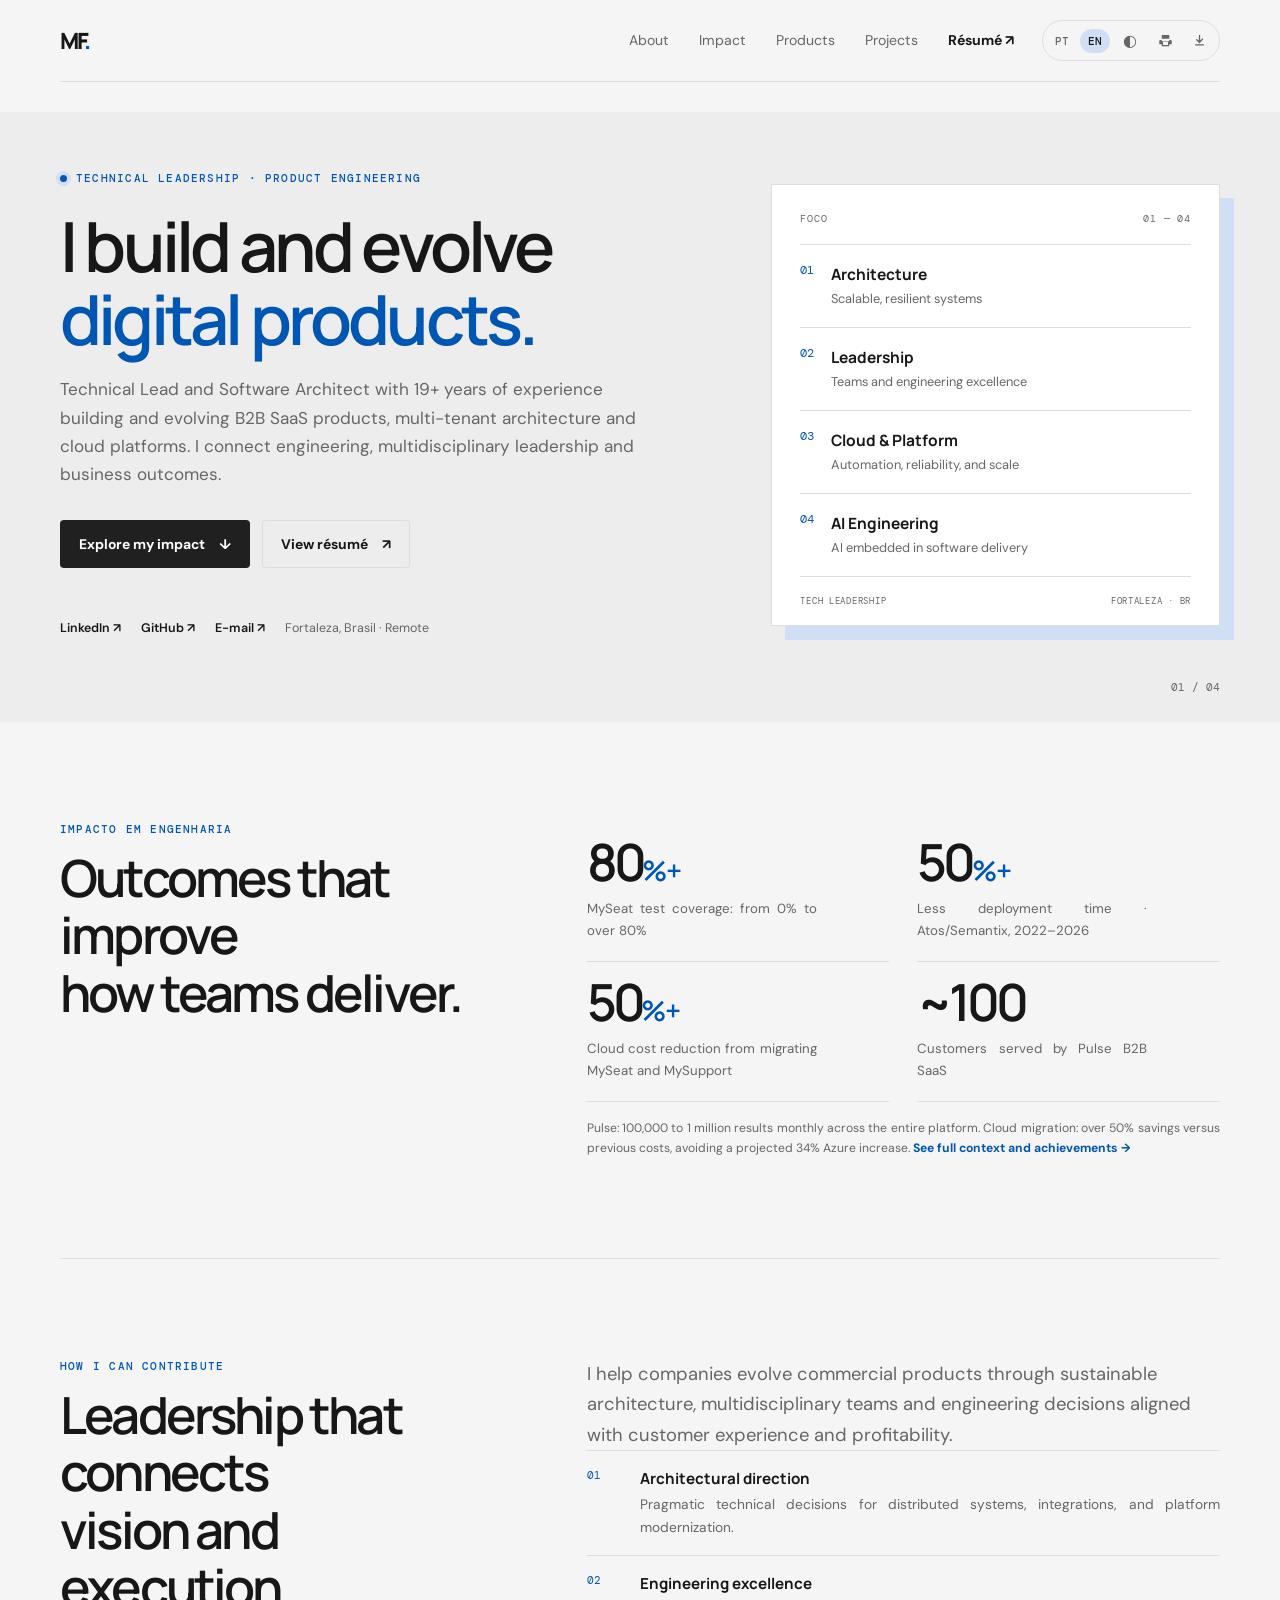
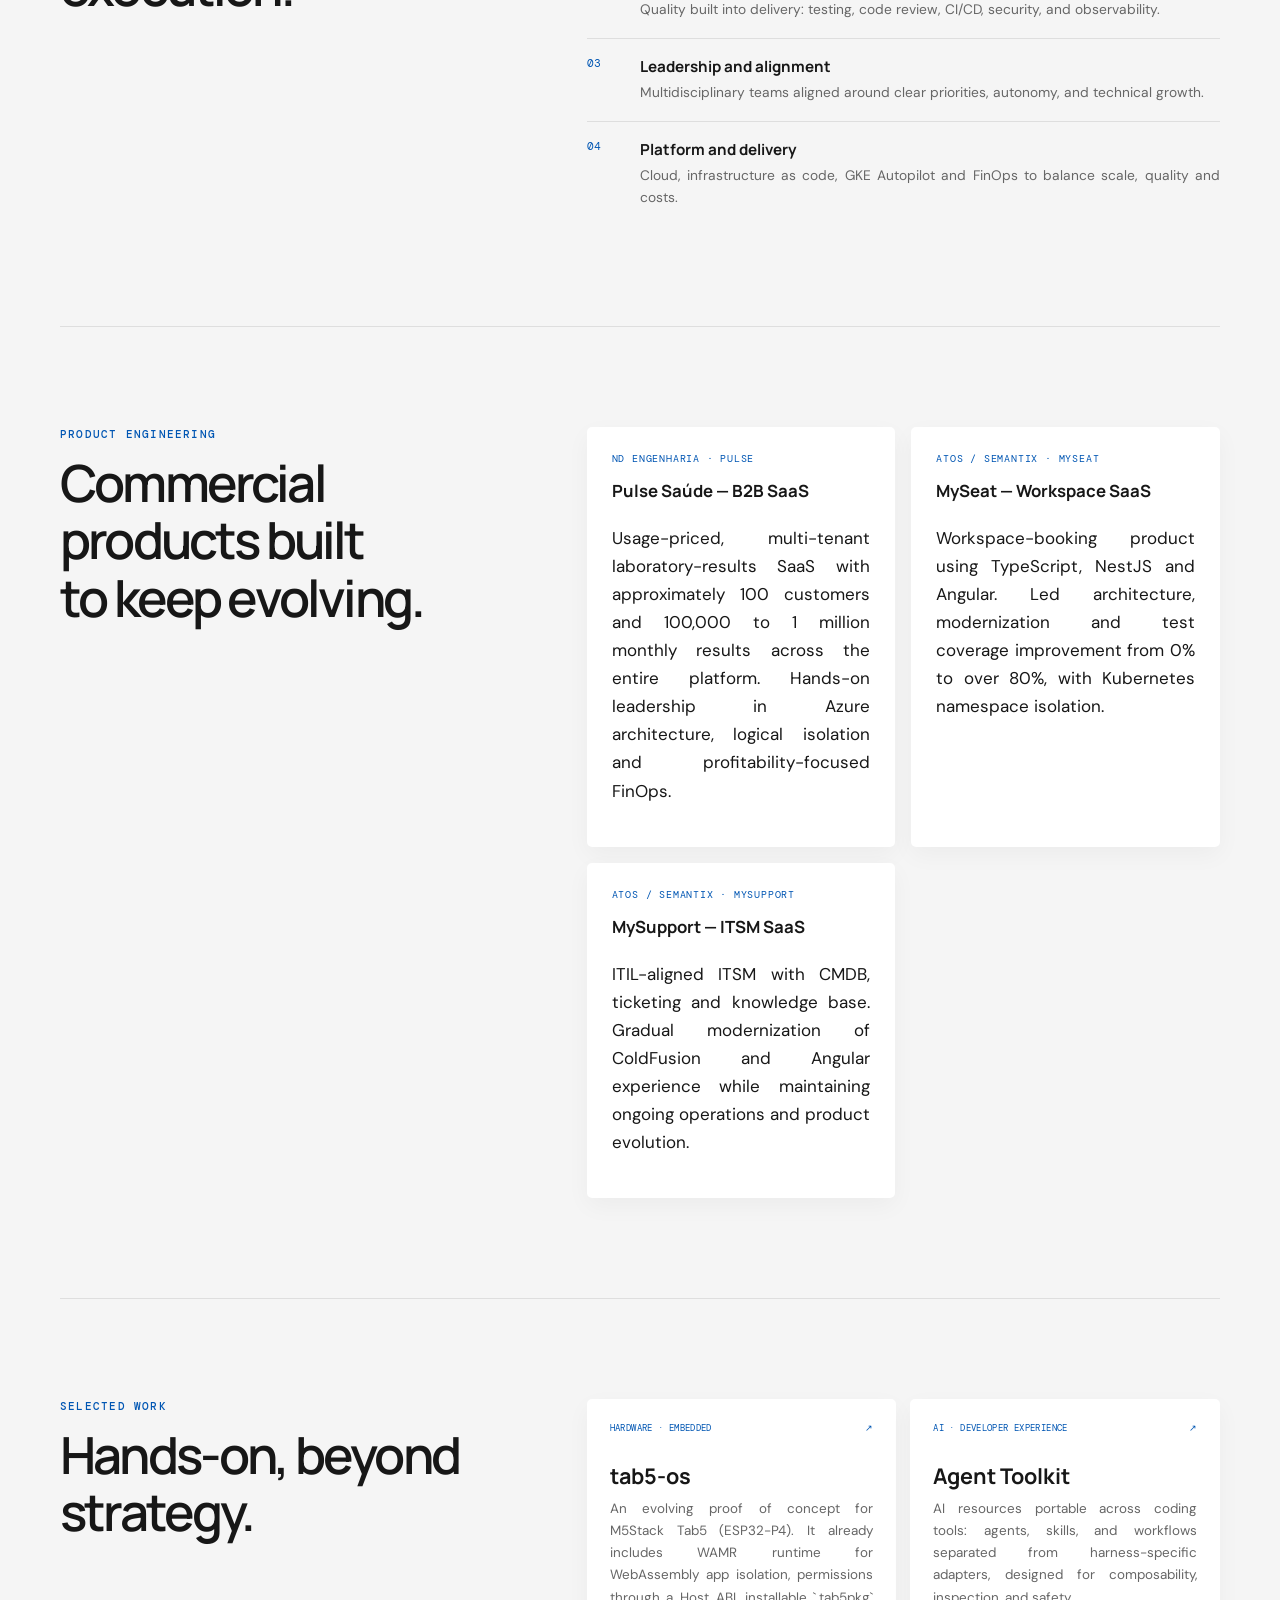
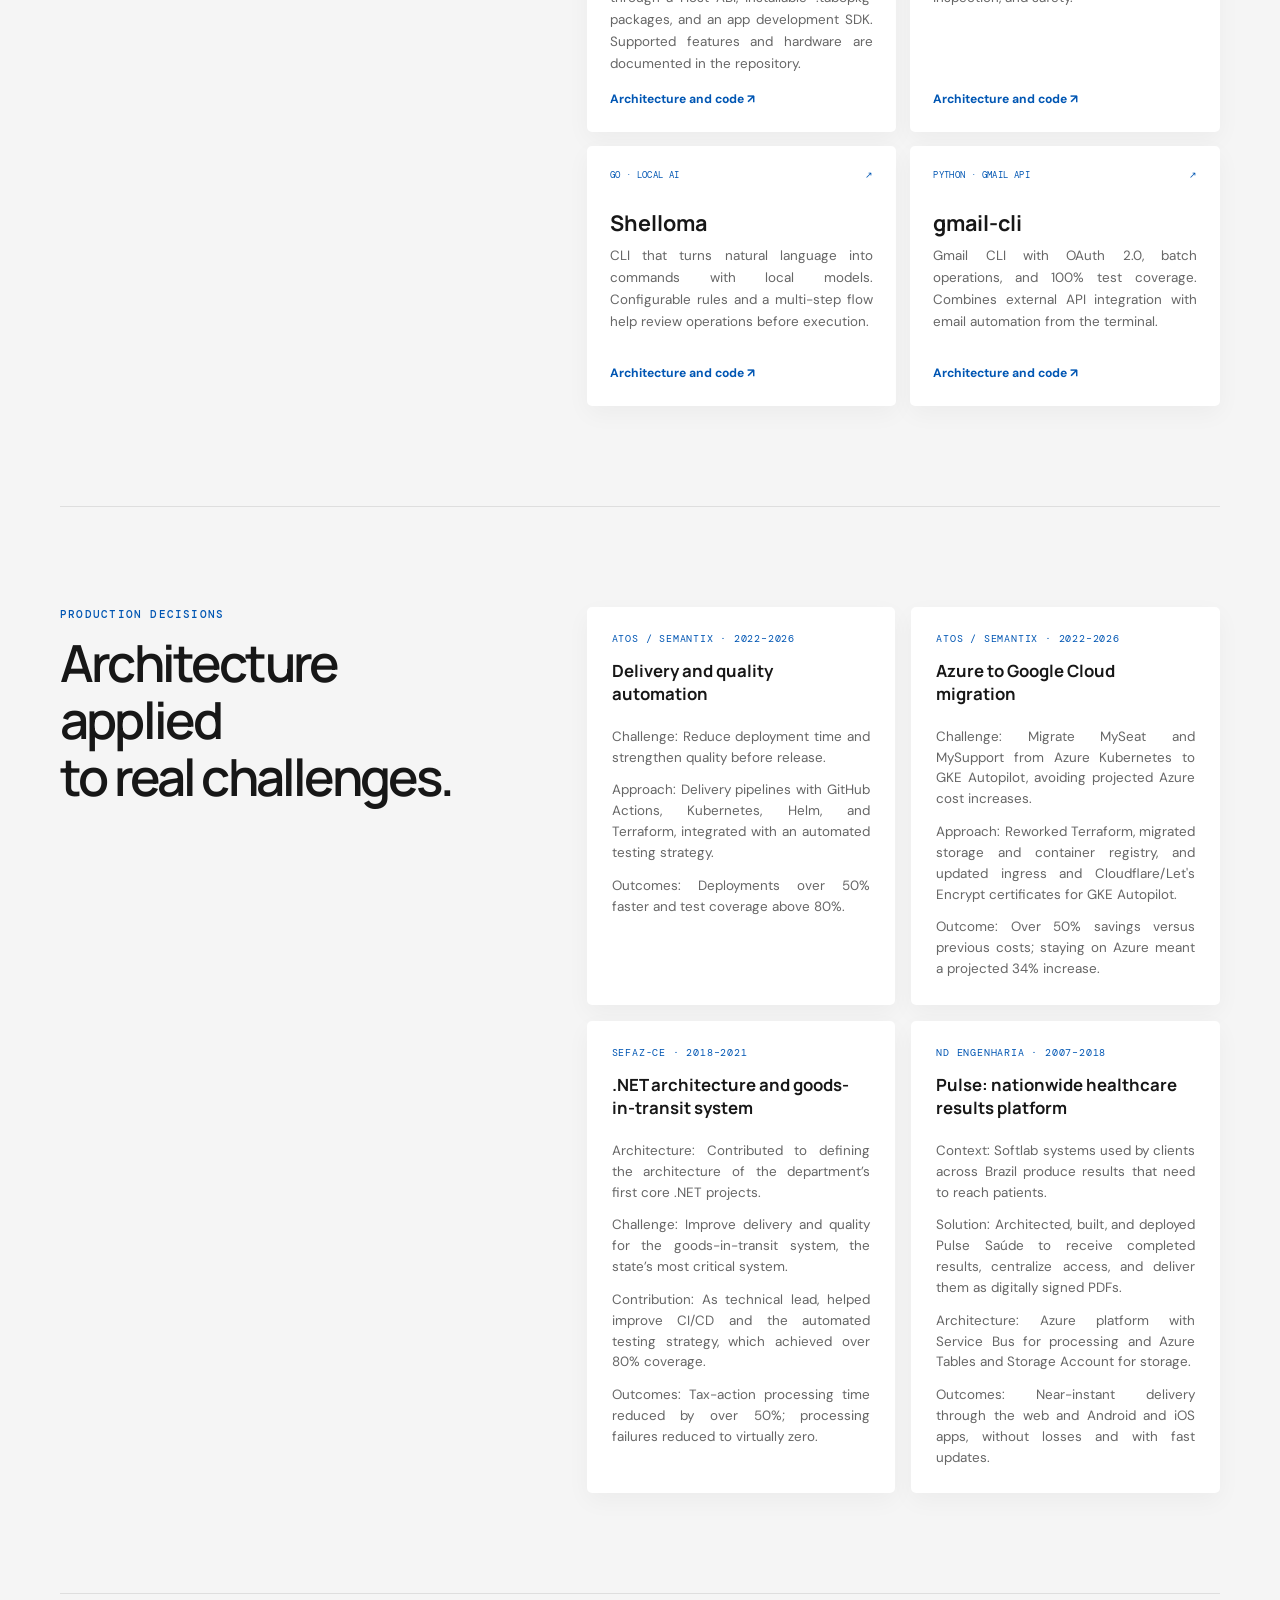
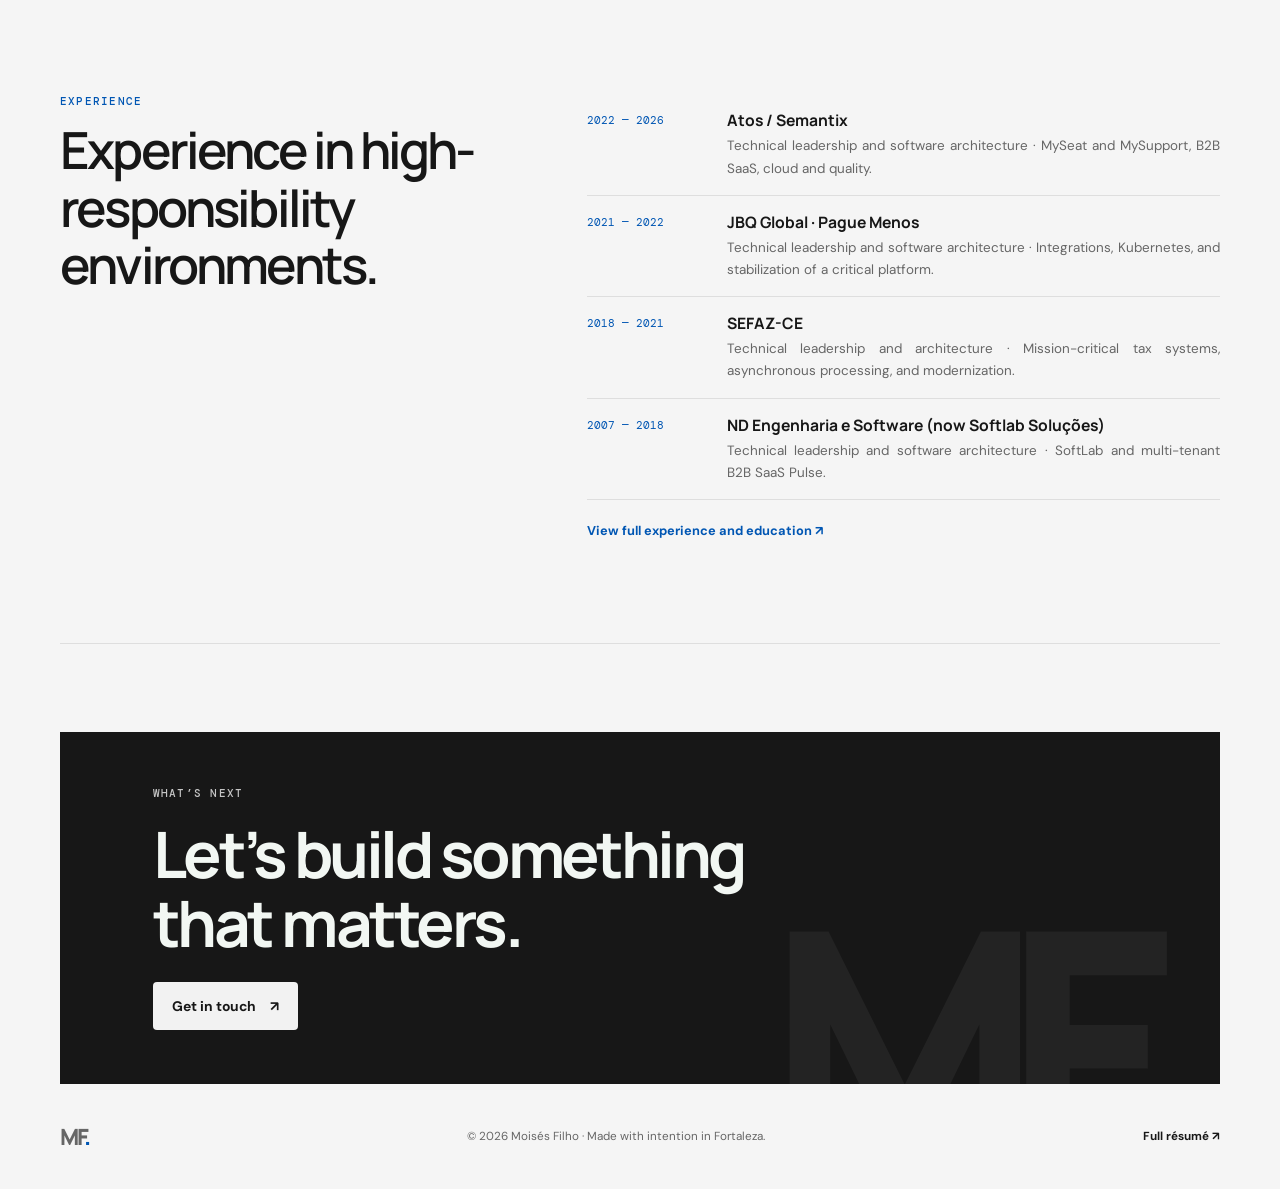
<file: index.html>
<!doctype html>
<html lang="pt">
  <head>
    <meta charset="UTF-8" />
    <meta name="viewport" content="width=device-width, initial-scale=1.0" />
    <meta name="robots" content="noindex, nofollow" />
    <meta name="description" content="Engenharia de produtos SaaS B2B, arquitetura multi-tenant e liderança técnica multidisciplinar. Experiência em três produtos comerciais (Pulse, MySeat e MySupport), modernização de plataformas e migração de produção para GKE Autopilot com economia superior a 50% em infraestrutura."
    />
    <meta property="og:type" content="profile" />
    <meta property="og:title" content="Moisés Filho | Software Architect & Tech Lead" />
    <meta property="og:description" content="Engenharia de produtos SaaS B2B, arquitetura multi-tenant e liderança técnica multidisciplinar. Experiência em três produtos comerciais (Pulse, MySeat e MySupport), modernização de plataformas e migração de produção para GKE Autopilot com economia superior a 50% em infraestrutura." />
    <meta property="og:url" content="https://www.moisesfilho.dev.br/" />
    <meta property="og:locale" content="pt_BR" />
    <meta name="twitter:card" content="summary" />
    <title>Moisés Filho | Software Architect &amp; Product Engineering</title>
    <script type="application/ld+json">
      {
        "@context": "https://schema.org",
        "@type": "ProfilePage",
        "mainEntity": {
          "@type": "Person",
          "name": "Moisés Alves Carneiro Filho",
          "jobTitle": ["Software Architect", "Tech Lead"],
          "url": "https://www.moisesfilho.dev.br/",
          "sameAs": [
            "https://linkedin.com/in/moisesacfilho",
            "https://github.com/moisesfilho"
          ]
        }
      }
    </script>
    <link rel="icon" href="data:image/svg+xml,<svg xmlns='http://www.w3.org/2000/svg' viewBox='0 0 100 100'><circle cx='50' cy='50' r='50' fill='%230056b3'/><text x='50' y='50' font-family='Arial' font-weight='bold' font-size='45' fill='white' dominant-baseline='central' text-anchor='middle'>MF</text></svg>" />
    <link rel="stylesheet" href="home.css" />
    <script>
      const requestedLanguage = new URLSearchParams(location.search).get('lang');
      const initialLanguage = ['pt', 'en'].includes(requestedLanguage)
        ? requestedLanguage
        : localStorage.getItem('preferred-lang') || (navigator.language.startsWith('en') ? 'en' : 'pt');
      const initialTheme = localStorage.getItem('theme') || (matchMedia('(prefers-color-scheme: dark)').matches ? 'dark' : 'light');
      document.documentElement.lang = initialLanguage;
      document.documentElement.dataset.theme = initialTheme;
      function setLanguage(language) {
        document.documentElement.lang = language;
        localStorage.setItem('preferred-lang', language);
        history.replaceState(null, '', `${location.pathname}?lang=${language}${location.hash}`);
        document.querySelectorAll('.lang-pt').forEach((element) => {
          element.lang = 'pt-BR';
          element.hidden = language !== 'pt';
        });
        document.querySelectorAll('.lang-en').forEach((element) => {
          element.lang = 'en';
          element.hidden = language !== 'en';
        });
        const isEnglish = language === 'en';
        document.title = isEnglish
          ? 'Moisés Filho | Software Architect & Tech Lead'
          : 'Moisés Filho | Arquiteto de Software & Tech Lead';
        document.querySelector('meta[name="description"]').content = isEnglish
          ? 'B2B SaaS product engineering, multi-tenant architecture and multidisciplinary technical leadership. Experience with three commercial products (Pulse, MySeat and MySupport), platform modernization and production migrations to GKE Autopilot, reducing infrastructure costs by over 50%.'
          : 'Engenharia de produtos SaaS B2B, arquitetura multi-tenant e liderança técnica multidisciplinar. Experiência em três produtos comerciais (Pulse, MySeat e MySupport), modernização de plataformas e migração de produção para GKE Autopilot com economia superior a 50% em infraestrutura.';
        document.querySelector('meta[property="og:title"]').content = document.title;
        document.querySelector('meta[property="og:description"]').content = document.querySelector('meta[name="description"]').content;
        document.querySelector('meta[property="og:locale"]').content = isEnglish ? 'en_US' : 'pt_BR';
        document.querySelector('meta[property="og:url"]').content = `${location.origin}${location.pathname}?lang=${language}`;
        const resumePrintLink = document.getElementById('resume-print-link');
        resumePrintLink.href = `curriculo.html?lang=${language}&print=1`;
        resumePrintLink.setAttribute('aria-label', isEnglish ? 'Print résumé' : 'Imprimir currículo');
        resumePrintLink.title = isEnglish ? 'Print résumé' : 'Imprimir currículo';
        const resumePdfLink = document.getElementById('resume-pdf-link');
        resumePdfLink.href = isEnglish ? 'curriculo-moises-filho-en.pdf' : 'curriculo-moises-filho-pt.pdf';
        resumePdfLink.download = isEnglish ? 'Moises-Filho-Resume-EN.pdf' : 'Moises-Filho-Curriculo-PT.pdf';
        resumePdfLink.setAttribute('aria-label', isEnglish ? 'Download résumé PDF' : 'Baixar currículo em PDF');
        resumePdfLink.title = isEnglish ? 'Download résumé PDF' : 'Baixar currículo em PDF';
        document.querySelectorAll('[data-language]').forEach((button) => {
          button.setAttribute('aria-pressed', button.dataset.language === language);
        });
      }
      function toggleTheme() {
        const theme = document.documentElement.dataset.theme === 'dark' ? 'light' : 'dark';
        document.documentElement.dataset.theme = theme;
        localStorage.setItem('theme', theme);
      }
    </script>
  </head>
  <body>
    <header class="site-header">
      <a class="wordmark" href="#inicio" aria-label="Moisés Filho, início">MF<span>.</span></a>
      <nav aria-label="Navegação principal">
        <a href="#sobre"><span class="lang-pt">Sobre</span><span class="lang-en">About</span></a>
        <a href="#impacto"><span class="lang-pt">Impacto</span><span class="lang-en">Impact</span></a>
        <a href="#produtos"><span class="lang-pt">Produtos</span><span class="lang-en">Products</span></a><a href="#projetos"><span class="lang-pt">Projetos</span><span class="lang-en">Projects</span></a>
        <a class="nav-resume" href="curriculo.html"><span class="lang-pt">Currículo ↗</span><span class="lang-en">Résumé ↗</span></a>
      </nav>
      <div class="preferences" aria-label="Preferências">
        <button type="button" data-language="pt" aria-label="Português" aria-pressed="true" onclick="setLanguage('pt')">PT</button>
        <button type="button" data-language="en" aria-label="English" aria-pressed="false" onclick="setLanguage('en')">EN</button>
        <button type="button" class="theme-toggle" onclick="toggleTheme()" aria-label="Alternar tema">◐</button>
        <a id="resume-print-link" class="action-button" href="curriculo.html?lang=pt&amp;print=1" target="_blank" rel="noopener" aria-label="Imprimir currículo" title="Imprimir currículo">
          <svg aria-hidden="true" viewBox="0 0 24 24"><path d="M6 9V3h12v6H6zm12 2h2a2 2 0 0 1 2 2v5h-4v3H6v-3H2v-5a2 2 0 0 1 2-2h2v2h12v-2zm-2 8v-5H8v5h8z" /></svg>
        </a>
        <a id="resume-pdf-link" class="action-button" href="curriculo-moises-filho-pt.pdf" download="Moises-Filho-Curriculo-PT.pdf" aria-label="Baixar currículo em PDF" title="Baixar currículo em PDF">
          <svg aria-hidden="true" viewBox="0 0 24 24"><path d="M5 20h14v-2H5v2zM11 3h2v9l3.5-3.5 1.4 1.4L12 16.8l-5.9-5.9 1.4-1.4L11 12V3z" /></svg>
        </a>
      </div>
    </header>

    <main>
      <section class="hero" id="inicio">
        <div class="hero-copy">
          <p class="eyebrow"><span class="status-dot"></span><span class="lang-pt">LIDERANÇA TÉCNICA · ENGENHARIA DE PRODUTOS</span><span class="lang-en">TECHNICAL LEADERSHIP · PRODUCT ENGINEERING</span></p>
          <h1><span class="lang-pt">Construo e evoluo <em>produtos digitais.</em></span><span class="lang-en">I build and evolve <em>digital products.</em></span></h1>
          <p class="hero-summary lang-pt">Líder Técnico e Arquiteto de Software com mais de 19 anos de experiência, atuando na construção e evolução de produtos SaaS B2B, arquitetura multi-tenant e cloud. Conecto engenharia, liderança multidisciplinar e resultados de negócio.</p>
          <p class="hero-summary lang-en">Technical Lead and Software Architect with 19+ years of experience building and evolving B2B SaaS products, multi-tenant architecture and cloud platforms. I connect engineering, multidisciplinary leadership and business outcomes.</p>
          <div class="hero-actions">
            <a class="button button-primary" href="#impacto"><span class="lang-pt">Conheça meu impacto</span><span class="lang-en">Explore my impact</span><span aria-hidden="true">↓</span></a>
            <a class="button button-secondary" href="curriculo.html"><span class="lang-pt">Ver currículo</span><span class="lang-en">View résumé</span><span aria-hidden="true">↗</span></a>
          </div>
          <div class="hero-links">
            <a href="https://linkedin.com/in/moisesacfilho" target="_blank" rel="noopener">LinkedIn ↗</a>
            <a href="https://github.com/moisesfilho" target="_blank" rel="noopener">GitHub ↗</a>
            <a href="mailto:moises.son@gmail.com">E-mail ↗</a>
            <span>Fortaleza, Brasil · <span class="lang-pt">Remoto</span><span class="lang-en">Remote</span></span>
          </div>
        </div>
        <aside class="hero-card" aria-label="Áreas de atuação">
          <div class="card-topline"><span>FOCO</span><span>01 — 04</span></div>
          <div class="focus-item"><span class="focus-number">01</span><span><strong><span class="lang-pt">Arquitetura</span><span class="lang-en">Architecture</span></strong><small><span class="lang-pt">Sistemas escaláveis e resilientes</span><span class="lang-en">Scalable, resilient systems</span></small></span></div>
          <div class="focus-item"><span class="focus-number">02</span><span><strong><span class="lang-pt">Liderança</span><span class="lang-en">Leadership</span></strong><small><span class="lang-pt">Equipes e excelência em engenharia</span><span class="lang-en">Teams and engineering excellence</span></small></span></div>
          <div class="focus-item"><span class="focus-number">03</span><span><strong>Cloud &amp; Platform</strong><small><span class="lang-pt">Automação, confiabilidade e escala</span><span class="lang-en">Automation, reliability, and scale</span></small></span></div>
          <div class="focus-item"><span class="focus-number">04</span><span><strong>AI Engineering</strong><small><span class="lang-pt">IA integrada ao ciclo de desenvolvimento</span><span class="lang-en">AI embedded in software delivery</span></small></span></div>
          <div class="card-footer"><span>TECH LEADERSHIP</span><span>FORTALEZA · BR</span></div>
        </aside>
        <div class="hero-index" aria-hidden="true">01 / 04</div>
      </section>

      <section class="impact section-block" id="impacto">
        <div class="section-heading"><p class="eyebrow">IMPACTO EM ENGENHARIA</p><h2><span class="lang-pt">Resultados que melhoram<br />a forma de entregar.</span><span class="lang-en">Outcomes that improve<br />how teams deliver.</span></h2></div>
        <div class="metrics">
          <article class="metric"><strong>80<span>%+</span></strong><p><span class="lang-pt">Cobertura de testes do MySeat: de 0% a mais de 80%</span><span class="lang-en">MySeat test coverage: from 0% to over 80%</span></p></article>
          <article class="metric"><strong>50<span>%+</span></strong><p><span class="lang-pt">Menos tempo de deploy · Atos/Semantix, 2022–2026</span><span class="lang-en">Less deployment time · Atos/Semantix, 2022–2026</span></p></article>
          <article class="metric"><strong>50<span>%+</span></strong><p><span class="lang-pt">Redução dos custos cloud ao migrar MySeat e MySupport</span><span class="lang-en">Cloud cost reduction from migrating MySeat and MySupport</span></p></article>
          <article class="metric"><strong>~100</strong><p><span class="lang-pt">Clientes do Pulse SaaS B2B</span><span class="lang-en">Customers served by Pulse B2B SaaS</span></p></article>
        </div>
        <p class="metric-note"><span class="lang-pt">Pulse: volume total de 100 mil a 1 milhão de resultados por mês. Migração cloud: economia acima de 50% sobre o custo anterior, evitando aumento projetado de 34% no Azure. <a href="curriculo.html">Ver contexto e realizações →</a></span><span class="lang-en">Pulse: 100,000 to 1 million results monthly across the entire platform. Cloud migration: over 50% savings versus previous costs, avoiding a projected 34% Azure increase. <a href="curriculo.html">See full context and achievements →</a></span></p>
      </section>

      <section class="approach section-block" id="sobre">
        <div class="section-heading"><p class="eyebrow"><span class="lang-pt">COMO POSSO CONTRIBUIR</span><span class="lang-en">HOW I CAN CONTRIBUTE</span></p><h2><span class="lang-pt">Liderança que aproxima<br />visão e execução.</span><span class="lang-en">Leadership that connects<br />vision and execution.</span></h2></div>
        <div class="approach-content">
          <p class="approach-lead lang-pt">Ajudo empresas a evoluir produtos comerciais com arquitetura sustentável, equipes multidisciplinares e decisões técnicas alinhadas à experiência do cliente e à rentabilidade.</p>
          <p class="approach-lead lang-en">I help companies evolve commercial products through sustainable architecture, multidisciplinary teams and engineering decisions aligned with customer experience and profitability.</p>
          <div class="capability-list">
            <article><span>01</span><div><h3><span class="lang-pt">Direção arquitetural</span><span class="lang-en">Architectural direction</span></h3><p><span class="lang-pt">Decisões técnicas pragmáticas para sistemas distribuídos, integrações e modernização de plataformas.</span><span class="lang-en">Pragmatic technical decisions for distributed systems, integrations, and platform modernization.</span></p></div></article>
            <article><span>02</span><div><h3><span class="lang-pt">Excelência em engenharia</span><span class="lang-en">Engineering excellence</span></h3><p><span class="lang-pt">Qualidade incorporada ao fluxo: testes, revisão, CI/CD, segurança e observabilidade.</span><span class="lang-en">Quality built into delivery: testing, code review, CI/CD, security, and observability.</span></p></div></article>
            <article><span>03</span><div><h3><span class="lang-pt">Liderança e alinhamento</span><span class="lang-en">Leadership and alignment</span></h3><p><span class="lang-pt">Times multidisciplinares conectados a prioridades claras, autonomia e evolução técnica.</span><span class="lang-en">Multidisciplinary teams aligned around clear priorities, autonomy, and technical growth.</span></p></div></article>
            <article><span>04</span><div><h3><span class="lang-pt">Plataforma e entrega</span><span class="lang-en">Platform and delivery</span></h3><p><span class="lang-pt">Cloud, infraestrutura como código, GKE Autopilot e FinOps para equilibrar escala, qualidade e custos.</span><span class="lang-en">Cloud, infrastructure as code, GKE Autopilot and FinOps to balance scale, quality and costs.</span></p></div></article>
          </div>
        </div>
      </section>

      <section class="cases section-block" id="produtos">
<div class="section-heading"><p class="eyebrow"><span class="lang-pt">ENGENHARIA DE PRODUTOS</span><span class="lang-en">PRODUCT ENGINEERING</span></p><h2><span class="lang-pt">Produtos comerciais com<br />evolução contínua.</span><span class="lang-en">Commercial products built<br />to keep evolving.</span></h2></div>
<div class="case-list">
<article class="case-item"><span class="case-period">ND ENGENHARIA · PULSE</span><h3>Pulse Saúde — B2B SaaS</h3><p><span class="lang-pt">SaaS multi-tenant de resultados laboratoriais, com cobrança por consumo, aproximadamente 100 clientes e volume total de 100 mil a 1 milhão de resultados mensais. Liderança hands-on em arquitetura Azure, isolamento lógico e FinOps para rentabilidade.</span><span class="lang-en">Usage-priced, multi-tenant laboratory-results SaaS with approximately 100 customers and 100,000 to 1 million monthly results across the entire platform. Hands-on leadership in Azure architecture, logical isolation and profitability-focused FinOps.</span></p></article>
<article class="case-item"><span class="case-period">ATOS / SEMANTIX · MYSEAT</span><h3>MySeat — Workspace SaaS</h3><p><span class="lang-pt">Produto de reservas de espaços com TypeScript, NestJS e Angular. Liderança em arquitetura, modernização e aumento da cobertura de testes de 0% para mais de 80%, com isolamento por namespaces Kubernetes.</span><span class="lang-en">Workspace-booking product using TypeScript, NestJS and Angular. Led architecture, modernization and test coverage improvement from 0% to over 80%, with Kubernetes namespace isolation.</span></p></article>
<article class="case-item"><span class="case-period">ATOS / SEMANTIX · MYSUPPORT</span><h3>MySupport — ITSM SaaS</h3><p><span class="lang-pt">ITSM com CMDB, chamados e base de conhecimento, orientado a ITIL. Modernização gradual de ColdFusion e da experiência Angular, preservando sustentação e evolução do produto.</span><span class="lang-en">ITIL-aligned ITSM with CMDB, ticketing and knowledge base. Gradual modernization of ColdFusion and Angular experience while maintaining ongoing operations and product evolution.</span></p></article>
</div></section>

      <section class="projects section-block" id="projetos">
        <div class="section-heading"><p class="eyebrow"><span class="lang-pt">TRABALHO EM DESTAQUE</span><span class="lang-en">SELECTED WORK</span></p><h2><span class="lang-pt">Prática, além da estratégia.</span><span class="lang-en">Hands-on, beyond strategy.</span></h2></div>
        <div class="project-grid">
          <article class="project-card"><div class="project-meta"><span>HARDWARE · EMBEDDED</span><span>↗</span></div><h3>tab5-os</h3><p><span class="lang-pt">Prova de conceito em evolução para M5Stack Tab5 (ESP32-P4). Já inclui runtime WAMR para isolamento de apps WebAssembly, permissões via Host ABI, pacotes instaláveis `.tab5pkg` e SDK para criar aplicações. Recursos e hardware suportados estão detalhados no repositório.</span><span class="lang-en">An evolving proof of concept for M5Stack Tab5 (ESP32-P4). It already includes WAMR runtime for WebAssembly app isolation, permissions through a Host ABI, installable `.tab5pkg` packages, and an app development SDK. Supported features and hardware are documented in the repository.</span></p><a href="https://github.com/moisesfilho/tab5-os" target="_blank" rel="noopener"><span class="lang-pt">Arquitetura e código</span><span class="lang-en">Architecture and code</span> ↗</a></article>
          <article class="project-card"><div class="project-meta"><span>AI · DEVELOPER EXPERIENCE</span><span>↗</span></div><h3>Agent Toolkit</h3><p><span class="lang-pt">Recursos portáveis entre ferramentas de IA: agentes, skills e workflows separados de adaptadores específicos, com foco em composição, inspeção e segurança.</span><span class="lang-en">AI resources portable across coding tools: agents, skills, and workflows separated from harness-specific adapters, designed for composability, inspection, and safety.</span></p><a href="https://github.com/moisesfilho/agent-toolkit" target="_blank" rel="noopener"><span class="lang-pt">Arquitetura e código</span><span class="lang-en">Architecture and code</span> ↗</a></article>
          <article class="project-card"><div class="project-meta"><span>GO · LOCAL AI</span><span>↗</span></div><h3>Shelloma</h3><p><span class="lang-pt">CLI que transforma linguagem natural em comandos com modelos locais. Regras configuráveis e fluxo de múltiplas etapas ajudam a revisar operações antes da execução.</span><span class="lang-en">CLI that turns natural language into commands with local models. Configurable rules and a multi-step flow help review operations before execution.</span></p><a href="https://github.com/moisesfilho/shelloma" target="_blank" rel="noopener"><span class="lang-pt">Arquitetura e código</span><span class="lang-en">Architecture and code</span> ↗</a></article>
          <article class="project-card"><div class="project-meta"><span>PYTHON · GMAIL API</span><span>↗</span></div><h3>gmail-cli</h3><p><span class="lang-pt">CLI para Gmail com OAuth 2.0, operações em lote e cobertura de testes de 100%. Combina integração com API externa e automação de e-mail a partir do terminal.</span><span class="lang-en">Gmail CLI with OAuth 2.0, batch operations, and 100% test coverage. Combines external API integration with email automation from the terminal.</span></p><a href="https://github.com/moisesfilho/gmail-cli" target="_blank" rel="noopener"><span class="lang-pt">Arquitetura e código</span><span class="lang-en">Architecture and code</span> ↗</a></article>
        </div>
      </section>

      <section class="cases section-block" id="cases">
        <div class="section-heading"><p class="eyebrow"><span class="lang-pt">DECISÕES EM PRODUÇÃO</span><span class="lang-en">PRODUCTION DECISIONS</span></p><h2><span class="lang-pt">Arquitetura aplicada<br />a desafios reais.</span><span class="lang-en">Architecture applied<br />to real challenges.</span></h2></div>
        <div class="case-list">
          <article class="case-item">
            <span class="case-period">ATOS / SEMANTIX · 2022–2026</span>
            <h3><span class="lang-pt">Automação de entrega e qualidade</span><span class="lang-en">Delivery and quality automation</span></h3>
            <dl class="case-details">
              <div class="case-detail"><dt><span class="lang-pt">Desafio</span><span class="lang-en">Challenge</span></dt><dd><span class="lang-pt">Reduzir o tempo de implantação e fortalecer a qualidade antes da publicação.</span><span class="lang-en">Reduce deployment time and strengthen quality before release.</span></dd></div>
              <div class="case-detail"><dt><span class="lang-pt">Abordagem</span><span class="lang-en">Approach</span></dt><dd><span class="lang-pt">Pipelines com GitHub Actions, Kubernetes, Helm e Terraform, integrados a uma estratégia de testes automatizados.</span><span class="lang-en">Delivery pipelines with GitHub Actions, Kubernetes, Helm, and Terraform, integrated with an automated testing strategy.</span></dd></div>
              <div class="case-detail"><dt><span class="lang-pt">Resultados</span><span class="lang-en">Outcomes</span></dt><dd><span class="lang-pt">Deploys mais de 50% mais rápidos e cobertura de testes acima de 80%.</span><span class="lang-en">Deployments over 50% faster and test coverage above 80%.</span></dd></div>
            </dl>
          </article>
          <article class="case-item">
            <span class="case-period">ATOS / SEMANTIX · 2022–2026</span>
            <h3><span class="lang-pt">Migração de Azure para Google Cloud</span><span class="lang-en">Azure to Google Cloud migration</span></h3>
            <dl class="case-details">
              <div class="case-detail"><dt><span class="lang-pt">Desafio</span><span class="lang-en">Challenge</span></dt><dd><span class="lang-pt">Migrar MySeat e MySupport de Azure Kubernetes para GKE Autopilot, evitando o aumento projetado de custos no Azure.</span><span class="lang-en">Migrate MySeat and MySupport from Azure Kubernetes to GKE Autopilot, avoiding projected Azure cost increases.</span></dd></div>
              <div class="case-detail"><dt><span class="lang-pt">Abordagem</span><span class="lang-en">Approach</span></dt><dd><span class="lang-pt">Terraform reestruturado, migração de storage e container registry, atualização de ingress e certificados Cloudflare/Let's Encrypt para GKE Autopilot.</span><span class="lang-en">Reworked Terraform, migrated storage and container registry, and updated ingress and Cloudflare/Let's Encrypt certificates for GKE Autopilot.</span></dd></div>
              <div class="case-detail"><dt><span class="lang-pt">Resultado</span><span class="lang-en">Outcome</span></dt><dd><span class="lang-pt">Redução superior a 50% sobre o custo anterior; no Azure haveria aumento projetado de 34%.</span><span class="lang-en">Over 50% savings versus previous costs; staying on Azure meant a projected 34% increase.</span></dd></div>
            </dl>
          </article>
          <article class="case-item">
            <span class="case-period">SEFAZ-CE · 2018–2021</span>
            <h3><span class="lang-pt">Arquitetura .NET e sistema de trânsito de mercadorias</span><span class="lang-en">.NET architecture and goods-in-transit system</span></h3>
            <dl class="case-details">
              <div class="case-detail"><dt><span class="lang-pt">Arquitetura</span><span class="lang-en">Architecture</span></dt><dd><span class="lang-pt">Contribuí para definir a arquitetura dos primeiros projetos core .NET da Secretaria.</span><span class="lang-en">Contributed to defining the architecture of the department’s first core .NET projects.</span></dd></div>
              <div class="case-detail"><dt><span class="lang-pt">Desafio</span><span class="lang-en">Challenge</span></dt><dd><span class="lang-pt">Evoluir a entrega e a qualidade do sistema de trânsito de mercadorias, o mais crítico do Estado.</span><span class="lang-en">Improve delivery and quality for the goods-in-transit system, the state’s most critical system.</span></dd></div>
              <div class="case-detail"><dt><span class="lang-pt">Contribuição</span><span class="lang-en">Contribution</span></dt><dd><span class="lang-pt">Como líder técnico, participei das melhorias em CI/CD e na estratégia de testes automatizados, que alcançou mais de 80% de cobertura.</span><span class="lang-en">As technical lead, helped improve CI/CD and the automated testing strategy, which achieved over 80% coverage.</span></dd></div>
              <div class="case-detail"><dt><span class="lang-pt">Resultados</span><span class="lang-en">Outcomes</span></dt><dd><span class="lang-pt">Tempo de processamento das ações fiscais reduzido em mais de 50%; falhas de processamento reduzidas a praticamente zero.</span><span class="lang-en">Tax-action processing time reduced by over 50%; processing failures reduced to virtually zero.</span></dd></div>
            </dl>
          </article>
          <article class="case-item">
            <span class="case-period">ND ENGENHARIA · 2007–2018</span>
            <h3><span class="lang-pt">Pulse: plataforma nacional de resultados de saúde</span><span class="lang-en">Pulse: nationwide healthcare results platform</span></h3>
            <dl class="case-details">
              <div class="case-detail"><dt><span class="lang-pt">Contexto</span><span class="lang-en">Context</span></dt><dd><span class="lang-pt">Sistemas Softlab de clientes em todo o Brasil geram resultados que precisam chegar aos pacientes.</span><span class="lang-en">Softlab systems used by clients across Brazil produce results that need to reach patients.</span></dd></div>
              <div class="case-detail"><dt><span class="lang-pt">Solução</span><span class="lang-en">Solution</span></dt><dd><span class="lang-pt">Arquitetei, construí e implantei o Pulse Saúde para receber resultados prontos, centralizar o acesso e entregá-los em PDFs com assinatura digital.</span><span class="lang-en">Architected, built, and deployed Pulse Saúde to receive completed results, centralize access, and deliver them as digitally signed PDFs.</span></dd></div>
              <div class="case-detail"><dt><span class="lang-pt">Arquitetura</span><span class="lang-en">Architecture</span></dt><dd><span class="lang-pt">Plataforma no Azure com Service Bus para processamento e Azure Tables e Storage Account para armazenamento.</span><span class="lang-en">Azure platform with Service Bus for processing and Azure Tables and Storage Account for storage.</span></dd></div>
              <div class="case-detail"><dt><span class="lang-pt">Resultados</span><span class="lang-en">Outcomes</span></dt><dd><span class="lang-pt">Entrega quase instantânea pela web e por aplicativos Android e iOS, sem perdas e com atualização rápida.</span><span class="lang-en">Near-instant delivery through the web and Android and iOS apps, without losses and with fast updates.</span></dd></div>
            </dl>
          </article>
        </div>
      </section>

      <section class="experience section-block">
        <div class="section-heading"><p class="eyebrow"><span class="lang-pt">TRAJETÓRIA</span><span class="lang-en">EXPERIENCE</span></p><h2><span class="lang-pt">Experiência em contextos<br />de alta responsabilidade.</span><span class="lang-en">Experience in high-<br />responsibility environments.</span></h2></div>
        <div class="timeline">
          <article><span class="timeline-date">2022 — 2026</span><div><h3>Atos / Semantix</h3><p><span class="lang-pt">Liderança técnica e arquitetura de software · MySeat e MySupport, SaaS B2B, cloud e qualidade.</span><span class="lang-en">Technical leadership and software architecture · MySeat and MySupport, B2B SaaS, cloud and quality.</span></p></div></article>
          <article><span class="timeline-date">2021 — 2022</span><div><h3>JBQ Global · Pague Menos</h3><p><span class="lang-pt">Liderança técnica e arquitetura de software · Integrações, Kubernetes e estabilização de plataforma crítica.</span><span class="lang-en">Technical leadership and software architecture · Integrations, Kubernetes, and stabilization of a critical platform.</span></p></div></article>
          <article><span class="timeline-date">2018 — 2021</span><div><h3>SEFAZ-CE</h3><p><span class="lang-pt">Liderança técnica e arquitetura · Sistemas fiscais críticos, processamento assíncrono e modernização.</span><span class="lang-en">Technical leadership and architecture · Mission-critical tax systems, asynchronous processing, and modernization.</span></p></div></article>
          <article><span class="timeline-date">2007 — 2018</span><div><h3>ND Engenharia e Software <span class="lang-pt">(atual Softlab Soluções)</span><span class="lang-en">(now Softlab Soluções)</span></h3><p><span class="lang-pt">Liderança técnica e arquitetura de software · SoftLab e Pulse SaaS B2B multi-tenant.</span><span class="lang-en">Technical leadership and software architecture · SoftLab and multi-tenant B2B SaaS Pulse.</span></p></div></article>
          <a class="timeline-link" href="curriculo.html"><span class="lang-pt">Ver experiência completa e formação</span><span class="lang-en">View full experience and education</span> ↗</a>
        </div>
      </section>

      <section class="contact-cta">
        <p class="eyebrow"><span class="lang-pt">PRÓXIMO DESAFIO</span><span class="lang-en">WHAT’S NEXT</span></p>
        <h2><span class="lang-pt">Vamos construir algo<br />que valha a pena.</span><span class="lang-en">Let’s build something<br />that matters.</span></h2>
        <a class="button button-light" href="mailto:moises.son@gmail.com"><span class="lang-pt">Entre em contato</span><span class="lang-en">Get in touch</span> ↗</a>
        <span class="cta-mark" aria-hidden="true">MF.</span>
      </section>
    </main>
    <footer class="site-footer"><a class="wordmark" href="#inicio">MF<span>.</span></a><p>© 2026 Moisés Filho · <span class="lang-pt">Feito com intenção em Fortaleza.</span><span class="lang-en">Made with intention in Fortaleza.</span></p><a href="curriculo.html"><span class="lang-pt">Currículo completo</span><span class="lang-en">Full résumé</span> ↗</a></footer>
    <script>setLanguage(initialLanguage);</script>
  </body>
</html>
</file>
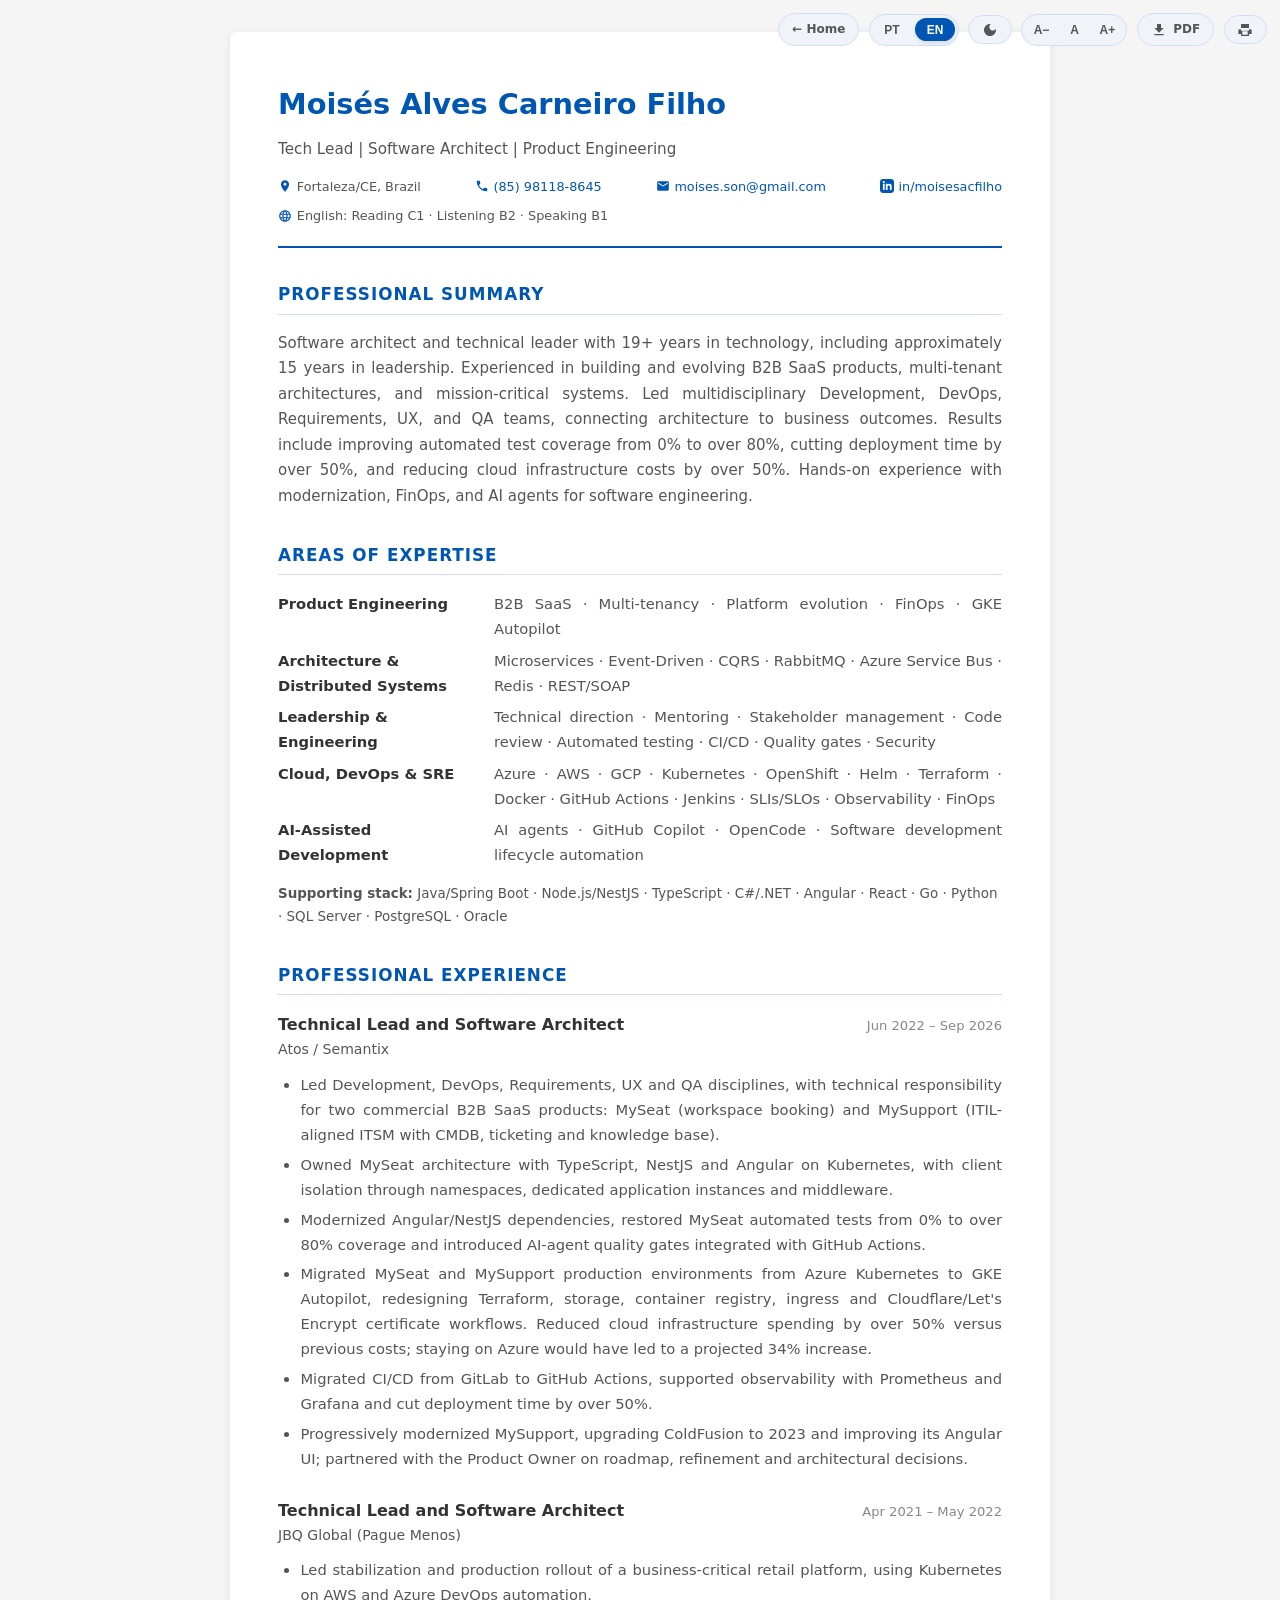
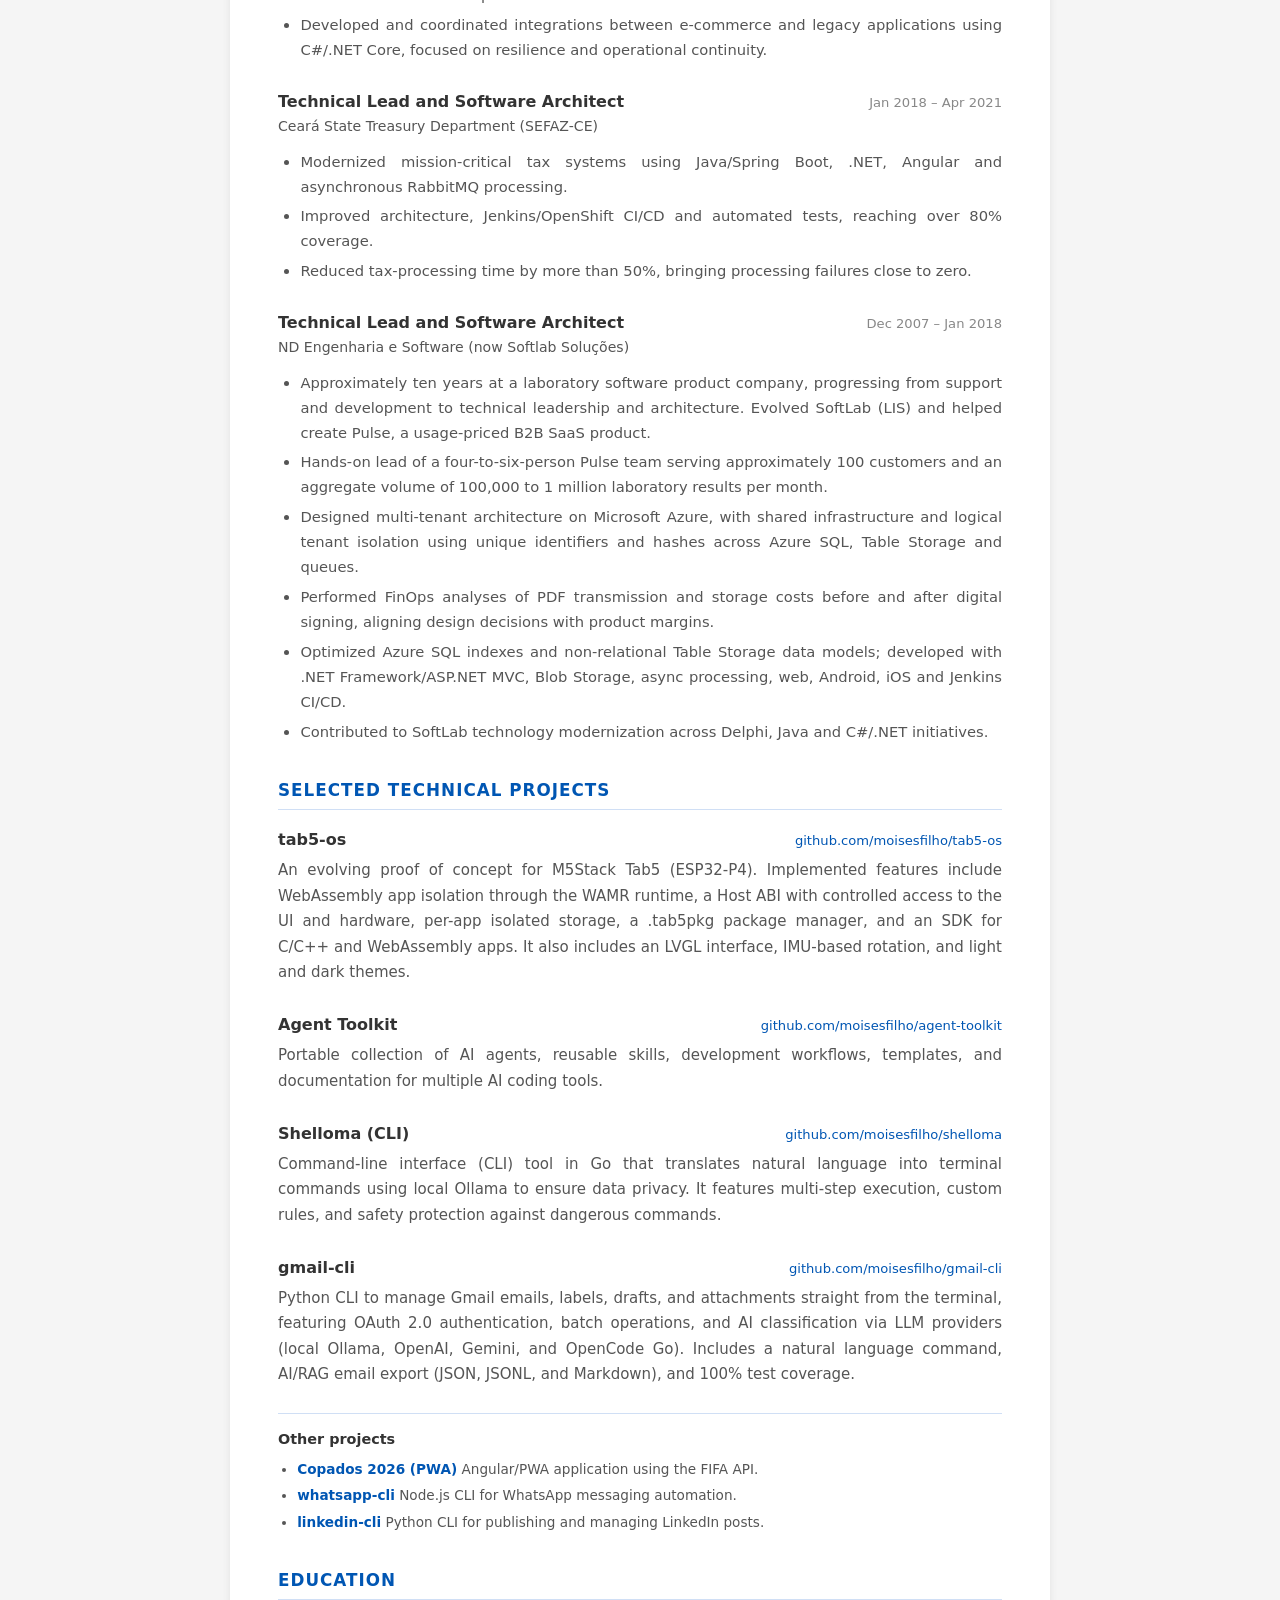
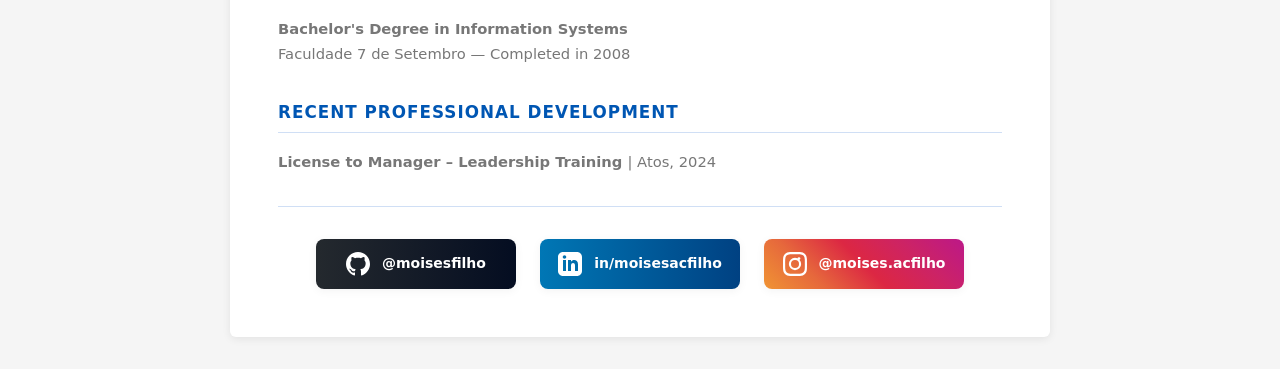
<file: curriculo.html>
<!doctype html>
<html lang="pt">
  <head>
    <meta charset="UTF-8" />
    <meta name="viewport" content="width=device-width, initial-scale=1.0" />
    <meta name="robots" content="noindex, nofollow" />
    <meta
      name="description"
      content="Currículo de Moisés Filho — liderança técnica, arquitetura e engenharia de produtos SaaS B2B."
    />
    <meta property="og:type" content="profile" />
    <meta property="og:title" content="Currículo | Moisés Filho — Tech Lead &amp; Software Architect" />
    <meta property="og:description" content="Liderança técnica, arquitetura de software e resultados em cloud, qualidade e engenharia de plataformas." />
    <meta property="og:url" content="https://www.moisesfilho.dev.br/curriculo.html" />
    <meta property="og:locale" content="pt_BR" />
    <meta name="twitter:card" content="summary" />
    <link rel="canonical" href="https://www.moisesfilho.dev.br/curriculo.html" />
    <script type="application/ld+json">
      {
        "@context": "https://schema.org",
        "@type": "ProfilePage",
        "mainEntity": {
          "@type": "Person",
          "name": "Moisés Alves Carneiro Filho",
          "alternateName": "Moisés Filho",
          "jobTitle": ["Software Architect", "Tech Lead"],
          "url": "https://www.moisesfilho.dev.br/",
          "sameAs": [
            "https://linkedin.com/in/moisesacfilho",
            "https://github.com/moisesfilho"
          ]
        }
      }
    </script>
    <title>Currículo | Moisés Filho — Tech Lead &amp; Software Architect</title>
    <link
      rel="icon"
      href="data:image/svg+xml,<svg xmlns='http://www.w3.org/2000/svg' viewBox='0 0 100 100'><circle cx='50' cy='50' r='50' fill='%230056b3'/><text x='50' y='50' font-family='Arial' font-weight='bold' font-size='45' fill='white' dominant-baseline='central' text-anchor='middle'>MF</text></svg>"
    />
    <link rel="stylesheet" href="index.css" />
    <script>
      function setLanguage(lang) {
        document.documentElement.setAttribute('lang', lang);
        localStorage.setItem('preferred-lang', lang);
        history.replaceState(null, '', `${location.pathname}?lang=${lang}${location.hash}`);
        document.querySelectorAll('.lang-pt').forEach((element) => {
          element.lang = 'pt-BR';
          element.hidden = lang !== 'pt';
        });
        document.querySelectorAll('.lang-en').forEach((element) => {
          element.lang = 'en';
          element.hidden = lang !== 'en';
        });
        document.querySelectorAll('.lang-btn').forEach((btn) => {
          const isActive = btn.getAttribute('data-lang') === lang;
          btn.classList.toggle('active', isActive);
          btn.setAttribute('aria-pressed', isActive);
        });
        const titlePt = 'Currículo | Moisés Filho — Tech Lead & Software Architect';
        const titleEn = 'Résumé | Moisés Filho — Tech Lead & Software Architect';
        document.title = lang === 'pt' ? titlePt : titleEn;
        document.querySelector('meta[name="description"]').content = lang === 'en'
          ? 'Moisés Filho résumé — technical leadership, software architecture and B2B SaaS product engineering.'
          : 'Currículo de Moisés Filho — liderança técnica, arquitetura e engenharia de produtos SaaS B2B.';
        document.querySelector('meta[property="og:title"]').content = document.title;
        document.querySelector('meta[property="og:description"]').content = document.querySelector('meta[name="description"]').content;
        document.querySelector('meta[property="og:locale"]').content = lang === 'en' ? 'en_US' : 'pt_BR';
        document.querySelector('meta[property="og:url"]').content = `${location.origin}${location.pathname}?lang=${lang}`;
        const pdfLink = document.getElementById('download-resume-pdf');
        pdfLink.href = lang === 'en' ? 'curriculo-moises-filho-en.pdf' : 'curriculo-moises-filho-pt.pdf';
        pdfLink.download = lang === 'en' ? 'Moises-Filho-Resume-EN.pdf' : 'Moises-Filho-Curriculo-PT.pdf';
        pdfLink.setAttribute('aria-label', lang === 'en' ? 'Download résumé as PDF' : 'Baixar currículo em PDF');
        const printButton = document.getElementById('print-resume');
        printButton.setAttribute('aria-label', lang === 'en' ? 'Print résumé' : 'Imprimir currículo');
        printButton.title = lang === 'en' ? 'Print résumé' : 'Imprimir currículo';
      }

      function setFontSize(scale) {
        document.querySelector('main').style.zoom = scale + '%';
        localStorage.setItem('font-scale', scale);
      }

      function increaseFont() {
        const current = parseInt(localStorage.getItem('font-scale')) || 100;
        const next = current >= 120 ? 100 : current + 10;
        setFontSize(next);
      }

      function decreaseFont() {
        const current = parseInt(localStorage.getItem('font-scale')) || 100;
        const next = current <= 80 ? 100 : current - 10;
        setFontSize(next);
      }

      function toggleDarkMode() {
        const isDark = document.documentElement.getAttribute('data-theme') === 'dark';
        const newTheme = isDark ? 'light' : 'dark';
        document.documentElement.setAttribute('data-theme', newTheme);
        localStorage.setItem('theme', newTheme);
      }

      // Will apply zoom after DOM is ready (main element required)
      const requestedLang = new URLSearchParams(location.search).get('lang');
      const shouldPrintOnLoad = new URLSearchParams(location.search).get('print') === '1';
      const savedLang = ['pt', 'en'].includes(requestedLang)
        ? requestedLang
        : localStorage.getItem('preferred-lang') || (navigator.language.startsWith('en') ? 'en' : 'pt');
      document.documentElement.setAttribute('lang', savedLang);

      const savedTheme =
        localStorage.getItem('theme') || (window.matchMedia('(prefers-color-scheme: dark)').matches ? 'dark' : 'light');
      document.documentElement.setAttribute('data-theme', savedTheme);
    </script>
  </head>

  <body>
    <!-- Controles flutuantes (fora do main) -->
    <div class="top-controls no-print">
      <a class="resume-home-link" href="index.html"><span class="lang-pt">← Início</span><span class="lang-en">← Home</span></a>
      <div class="lang-selector">
        <button class="lang-btn" data-lang="pt" onclick="setLanguage('pt')" aria-pressed="true">PT</button>
        <button class="lang-btn" data-lang="en" onclick="setLanguage('en')" aria-pressed="false">EN</button>
      </div>
      <button
        class="pdf-btn"
        onclick="toggleDarkMode()"
        title="Toggle Dark Mode"
        aria-label="Alternar Modo Escuro / Toggle Dark Mode"
      >
        <svg aria-hidden="true" viewBox="0 0 24 24" width="16" height="16" fill="currentColor">
          <path
            d="M12 3c-4.97 0-9 4.03-9 9s4.03 9 9 9 9-4.03 9-9c0-.46-.04-.92-.1-1.36-.98 1.37-2.58 2.26-4.4 2.26-3.03 0-5.5-2.47-5.5-5.5 0-1.82.89-3.42 2.26-4.4-.44-.06-.9-.1-1.36-.1z"
          />
        </svg>
      </button>
      <div class="font-control">
        <button
          class="font-btn pdf-btn"
          onclick="decreaseFont()"
          title="Reduzir zoom / Zoom out"
          aria-label="Reduzir zoom / Zoom out"
        >
          A−
        </button>
        <button
          class="font-btn pdf-btn"
          onclick="setFontSize(100)"
          title="Zoom padrão / Default zoom"
          aria-label="Zoom padrão / Default zoom"
        >
          A
        </button>
        <button
          class="font-btn pdf-btn"
          onclick="increaseFont()"
          title="Aumentar zoom / Zoom in"
          aria-label="Aumentar zoom / Zoom in"
        >
          A+
        </button>
      </div>
      <a id="download-resume-pdf" class="pdf-btn" href="curriculo-moises-filho-pt.pdf" download="Moises-Filho-Curriculo-PT.pdf">
        <svg aria-hidden="true" viewBox="0 0 24 24" width="16" height="16" fill="currentColor">
          <path d="M19 9h-4V3H9v6H5l7 7 7-7zM5 18v2h14v-2H5z" />
        </svg>
        <span>PDF</span>
      </a>
      <button id="print-resume" class="pdf-btn" onclick="window.print()" aria-label="Imprimir currículo" title="Imprimir currículo">
        <svg aria-hidden="true" viewBox="0 0 24 24" width="16" height="16" fill="currentColor">
          <path d="M6 9V3h12v6H6zm12 2h2a2 2 0 0 1 2 2v5h-4v3H6v-3H2v-5a2 2 0 0 1 2-2h2v2h12v-2zm-2 8v-5H8v5h8z" />
        </svg>
      </button>
    </div>

    <main>
      <!-- Cabeçalho -->
      <header>
        <h1>Moisés Alves Carneiro Filho</h1>
        <p class="headline">
          <span class="lang-pt">Tech Lead | Software Architect | Product Engineering</span>
          <span class="lang-en">Tech Lead | Software Architect | Product Engineering</span>
        </p>
        <div class="contact">
          <span class="contact-item">
            <svg aria-hidden="true" viewBox="0 0 24 24">
              <path
                d="M12 2C8.13 2 5 5.13 5 9c0 5.25 7 13 7 13s7-7.75 7-13c0-3.87-3.13-7-7-7zm0 9.5c-1.38 0-2.5-1.12-2.5-2.5s1.12-2.5 2.5-2.5 2.5 1.12 2.5 2.5-1.12 2.5-2.5 2.5z"
              />
            </svg>
            <span class="lang-pt">Fortaleza/CE, Brasil</span>
            <span class="lang-en">Fortaleza/CE, Brazil</span>
          </span>
          <span class="contact-item">
            <svg aria-hidden="true" viewBox="0 0 24 24">
              <path
                d="M6.62 10.79c1.44 2.83 3.76 5.14 6.59 6.59l2.2-2.2c.27-.27.67-.36 1.02-.24 1.12.37 2.33.57 3.57.57.55 0 1 .45 1 1V20c0 .55-.45 1-1 1-9.39 0-17-7.61-17-17 0-.55.45-1 1-1h3.5c.55 0 1 .45 1 1 0 1.25.2 2.45.57 3.57.11.35.03.74-.25 1.02l-2.2 2.2z"
              />
            </svg>
            <a href="tel:+5585981188645">(85) 98118-8645</a>
          </span>
          <span class="contact-item">
            <svg aria-hidden="true" viewBox="0 0 24 24">
              <path
                d="M20 4H4c-1.1 0-1.99.9-1.99 2L2 18c0 1.1.9 2 2 2h16c1.1 0 2-.9 2-2V6c0-1.1-.9-2-2-2zm0 4l-8 5-8-5V6l8 5 8-5v2z"
              />
            </svg>
            <a href="mailto:moises.son@gmail.com">moises.son@gmail.com</a>
          </span>
          <span class="contact-item">
            <svg aria-hidden="true" viewBox="0 0 24 24">
              <path
                d="M19 0h-14c-2.761 0-5 2.239-5 5v14c0 2.761 2.239 5 5 5h14c2.762 0 5-2.239 5-5v-14c0-2.761-2.238-5-5-5zm-11 19h-3v-11h3v11zm-1.5-12.268c-.966 0-1.75-.779-1.75-1.75s.784-1.75 1.75-1.75 1.75.779 1.75 1.75-.784 1.75-1.75 1.75zm13.5 12.268h-3v-5.604c0-3.368-4-3.113-4 0v5.604h-3v-11h3v1.765c1.396-2.586 7-2.777 7 2.476v6.759z"
              />
            </svg>
            <a href="https://linkedin.com/in/moisesacfilho" target="_blank" rel="noopener">in/moisesacfilho</a>
          </span>
          <span class="contact-item">
            <svg aria-hidden="true" viewBox="0 0 24 24">
              <path
                d="M11.99 2C6.47 2 2 6.48 2 12s4.47 10 9.99 10C17.52 22 22 17.52 22 12S17.52 2 11.99 2zm6.93 6h-2.95c-.32-1.25-.78-2.45-1.38-3.56 1.84.63 3.37 1.91 4.33 3.56zM12 4.04c.83 1.2 1.48 2.53 1.91 3.96h-3.82c.43-1.43 1.08-2.76 1.91-3.96zM4.26 14C4.1 13.36 4 12.69 4 12s.1-1.36.26-2h3.38c-.08.66-.14 1.32-.14 2 0 .68.06 1.34.14 2H4.26zm.82 2h2.95c.32 1.25.78 2.45 1.38 3.56-1.84-.63-3.37-1.9-4.33-3.56zm2.95-8H5.08c.96-1.66 2.49-2.93 4.33-3.56-.6 1.11-1.06 2.31-1.38 3.56zM12 19.96c-.83-1.2-1.48-2.53-1.91-3.96h3.82c-.43 1.43-1.08 2.76-1.91 3.96zM14.34 14H9.66c-.09-.66-.16-1.32-.16-2 0-.68.07-1.35.16-2h4.68c.09.65.16 1.32.16 2 0 .68-.07 1.34-.16 2zm.25 5.56c.6-1.11 1.06-2.31 1.38-3.56h2.95c-.96 1.66-2.49 2.93-4.33 3.56zM16.36 14c.08-.66.14-1.32.14-2 0-.68-.06-1.34-.14-2h3.38c.16.64.26 1.31.26 2s-.1 1.36-.26 2h-3.38z"
              />
            </svg>
            <span class="lang-pt">Inglês: Leitura C1 · Audição B2 · Conversação B1</span>
            <span class="lang-en">English: Reading C1 · Listening B2 · Speaking B1</span>
          </span>
        </div>
      </header>

      <!-- Resumo Profissional -->
      <section id="resumo"><h2><span class="lang-pt">Resumo Profissional</span><span class="lang-en">Professional Summary</span></h2><p class="lang-pt">Arquiteto de Software e Líder Técnico com mais de 19 anos de experiência em tecnologia, incluindo aproximadamente 15 anos em liderança. Trajetória na construção e evolução de produtos SaaS B2B, arquiteturas multi-tenant e sistemas críticos. Liderança multidisciplinar em Desenvolvimento, DevOps, Requisitos, UX e Qualidade, conectando arquitetura e resultados de negócio. Resultados incluem cobertura de testes elevada de 0% para mais de 80%, redução superior a 50% no tempo de implantação e economia superior a 50% em infraestrutura cloud. Experiência hands-on em modernização, FinOps e agentes de IA para engenharia.</p><p class="lang-en">Software architect and technical leader with 19+ years in technology, including approximately 15 years in leadership. Experienced in building and evolving B2B SaaS products, multi-tenant architectures, and mission-critical systems. Led multidisciplinary Development, DevOps, Requirements, UX, and QA teams, connecting architecture to business outcomes. Results include improving automated test coverage from 0% to over 80%, cutting deployment time by over 50%, and reducing cloud infrastructure costs by over 50%. Hands-on experience with modernization, FinOps, and AI agents for software engineering.</p></section>

      <!-- Competências Técnicas -->
      <section id="competencias">
        <h2>
          <span class="lang-pt">Áreas de Atuação</span>
          <span class="lang-en">Areas of Expertise</span>
        </h2>
        <div class="skill-row"><span class="skill-label"><span class="lang-pt">Engenharia de Produtos</span><span class="lang-en">Product Engineering</span></span><span class="skill-value"><span class="lang-pt">SaaS B2B · Multi-tenancy · Evolução de plataformas · FinOps · GKE Autopilot</span><span class="lang-en">B2B SaaS · Multi-tenancy · Platform evolution · FinOps · GKE Autopilot</span></span></div><div class="skill-row">
          <span class="skill-label"><span class="lang-pt">Arquitetura &amp; Sistemas Distribuídos</span><span class="lang-en">Architecture &amp; Distributed Systems</span></span>
          <span class="skill-value"><span class="lang-pt">Microsserviços · Event-Driven · CQRS · RabbitMQ · Azure Service Bus · Redis · REST/SOAP</span><span class="lang-en">Microservices · Event-Driven · CQRS · RabbitMQ · Azure Service Bus · Redis · REST/SOAP</span></span>
        </div>
        <div class="skill-row">
          <span class="skill-label"><span class="lang-pt">Liderança &amp; Engenharia</span><span class="lang-en">Leadership &amp; Engineering</span></span>
          <span class="skill-value"><span class="lang-pt">Direção técnica · Mentoria · Gestão de stakeholders · Code review · Testes automatizados · CI/CD · Quality gates · Segurança</span><span class="lang-en">Technical direction · Mentoring · Stakeholder management · Code review · Automated testing · CI/CD · Quality gates · Security</span></span>
        </div>
        <div class="skill-row">
          <span class="skill-label">Cloud, DevOps &amp; SRE</span>
          <span class="skill-value"><span class="lang-pt">Azure · AWS · GCP · Kubernetes · OpenShift · Helm · Terraform · Docker · GitHub Actions · Jenkins · SLIs/SLOs · Observabilidade · FinOps</span><span class="lang-en">Azure · AWS · GCP · Kubernetes · OpenShift · Helm · Terraform · Docker · GitHub Actions · Jenkins · SLIs/SLOs · Observability · FinOps</span></span>
        </div>
        <div class="skill-row">
          <span class="skill-label"><span class="lang-pt">IA Aplicada ao Desenvolvimento</span><span class="lang-en">AI-Assisted Development</span></span>
          <span class="skill-value"><span class="lang-pt">Agentes de IA · GitHub Copilot · OpenCode · Automação do ciclo de desenvolvimento</span><span class="lang-en">AI agents · GitHub Copilot · OpenCode · Software development lifecycle automation</span></span>
        </div>
        <p class="skill-support"><strong><span class="lang-pt">Stack de apoio:</span><span class="lang-en">Supporting stack:</span></strong> Java/Spring Boot · Node.js/NestJS · TypeScript · C#/.NET · Angular · React · Go · Python · SQL Server · PostgreSQL · Oracle</p>
      </section>

      <!-- Experiência Profissional -->
      <section id="experiencia"><h2><span class="lang-pt">Experiência Profissional</span><span class="lang-en">Professional Experience</span></h2><article class="job"><div class="job-header"><span class="job-title"><span class="lang-pt">Líder Técnico e Arquiteto de Software</span><span class="lang-en">Technical Lead and Software Architect</span></span><span class="job-period"><span class="lang-pt">Jun 2022 – Set 2026</span><span class="lang-en">Jun 2022 – Sep 2026</span></span></div><p class="job-company"><span class="lang-pt">Atos / Semantix</span><span class="lang-en">Atos / Semantix</span></p><ul><li><span class="lang-pt">Liderança multidisciplinar de Desenvolvimento, DevOps, Requisitos, UX e Qualidade, com responsabilidade técnica pelos produtos comerciais SaaS B2B MySeat (reservas de espaços de trabalho) e MySupport (ITSM com CMDB, chamados e base de conhecimento, orientado ao ITIL).</span><span class="lang-en">Led Development, DevOps, Requirements, UX and QA disciplines, with technical responsibility for two commercial B2B SaaS products: MySeat (workspace booking) and MySupport (ITIL-aligned ITSM with CMDB, ticketing and knowledge base).</span></li>
<li><span class="lang-pt">Arquitetura do MySeat em TypeScript, NestJS e Angular, com Kubernetes e isolamento operacional por cliente via namespaces, instâncias e middlewares próprios.</span><span class="lang-en">Owned MySeat architecture with TypeScript, NestJS and Angular on Kubernetes, with client isolation through namespaces, dedicated application instances and middleware.</span></li>
<li><span class="lang-pt">Modernização de dependências Angular/NestJS e recuperação de testes automatizados do MySeat, elevando a cobertura de 0% para mais de 80%; implantação de quality gates com agentes de IA integrados ao GitHub Actions.</span><span class="lang-en">Modernized Angular/NestJS dependencies, restored MySeat automated tests from 0% to over 80% coverage and introduced AI-agent quality gates integrated with GitHub Actions.</span></li>
<li><span class="lang-pt">Migração de produção de MySeat e MySupport do Azure Kubernetes para GKE Autopilot, com reestruturação do Terraform, adaptação de storage e registry, revisão de ingress e certificados com Cloudflare/Let's Encrypt. Redução superior a 50% no custo de infraestrutura frente ao custo anterior; permanência no Azure teria aumento projetado de 34%.</span><span class="lang-en">Migrated MySeat and MySupport production environments from Azure Kubernetes to GKE Autopilot, redesigning Terraform, storage, container registry, ingress and Cloudflare/Let's Encrypt certificate workflows. Reduced cloud infrastructure spending by over 50% versus previous costs; staying on Azure would have led to a projected 34% increase.</span></li>
<li><span class="lang-pt">Migração dos pipelines GitLab para GitHub Actions, observabilidade com Prometheus e Grafana e redução superior a 50% no tempo de implantação.</span><span class="lang-en">Migrated CI/CD from GitLab to GitHub Actions, supported observability with Prometheus and Grafana and cut deployment time by over 50%.</span></li>
<li><span class="lang-pt">Evolução gradual do MySupport, incluindo atualização do ColdFusion para 2023 e melhoria da interface Angular, com apoio ao Product Owner em roadmap, refinamentos e decisões de arquitetura.</span><span class="lang-en">Progressively modernized MySupport, upgrading ColdFusion to 2023 and improving its Angular UI; partnered with the Product Owner on roadmap, refinement and architectural decisions.</span></li></ul></article>
<article class="job"><div class="job-header"><span class="job-title"><span class="lang-pt">Líder Técnico e Arquiteto de Software</span><span class="lang-en">Technical Lead and Software Architect</span></span><span class="job-period"><span class="lang-pt">Abr 2021 – Mai 2022</span><span class="lang-en">Apr 2021 – May 2022</span></span></div><p class="job-company"><span class="lang-pt">JBQ Global (Pague Menos)</span><span class="lang-en">JBQ Global (Pague Menos)</span></p><ul><li><span class="lang-pt">Liderança na estabilização e entrada em produção de plataforma crítica de varejo, com Kubernetes em AWS e automação via Azure DevOps.</span><span class="lang-en">Led stabilization and production rollout of a business-critical retail platform, using Kubernetes on AWS and Azure DevOps automation.</span></li>
<li><span class="lang-pt">Desenvolvimento e coordenação de integrações entre e-commerce e sistemas legados com C#/.NET Core, priorizando resiliência e continuidade operacional.</span><span class="lang-en">Developed and coordinated integrations between e-commerce and legacy applications using C#/.NET Core, focused on resilience and operational continuity.</span></li></ul></article>
<article class="job"><div class="job-header"><span class="job-title"><span class="lang-pt">Líder Técnico e Arquiteto de Software</span><span class="lang-en">Technical Lead and Software Architect</span></span><span class="job-period"><span class="lang-pt">Jan 2018 – Abr 2021</span><span class="lang-en">Jan 2018 – Apr 2021</span></span></div><p class="job-company"><span class="lang-pt">Secretaria da Fazenda do Ceará (SEFAZ-CE)</span><span class="lang-en">Ceará State Treasury Department (SEFAZ-CE)</span></p><ul><li><span class="lang-pt">Modernização de sistemas fiscais críticos com Java/Spring Boot, .NET, Angular e processamento assíncrono com RabbitMQ.</span><span class="lang-en">Modernized mission-critical tax systems using Java/Spring Boot, .NET, Angular and asynchronous RabbitMQ processing.</span></li>
<li><span class="lang-pt">Evolução da arquitetura, CI/CD com Jenkins/OpenShift e testes automatizados, com cobertura superior a 80%.</span><span class="lang-en">Improved architecture, Jenkins/OpenShift CI/CD and automated tests, reaching over 80% coverage.</span></li>
<li><span class="lang-pt">Redução superior a 50% no tempo de processamento de ações fiscais, com falhas próximas de zero.</span><span class="lang-en">Reduced tax-processing time by more than 50%, bringing processing failures close to zero.</span></li></ul></article>
<article class="job"><div class="job-header"><span class="job-title"><span class="lang-pt">Líder Técnico e Arquiteto de Software</span><span class="lang-en">Technical Lead and Software Architect</span></span><span class="job-period"><span class="lang-pt">Dez 2007 – Jan 2018</span><span class="lang-en">Dec 2007 – Jan 2018</span></span></div><p class="job-company"><span class="lang-pt">ND Engenharia e Software (atual Softlab Soluções)</span><span class="lang-en">ND Engenharia e Software (now Softlab Soluções)</span></p><ul><li><span class="lang-pt">Trajetória de aproximadamente dez anos em empresa de produtos laboratoriais, da atuação inicial em suporte e desenvolvimento à liderança técnica e arquitetura. Evolução do SoftLab (LIS) e criação do Pulse, produto SaaS B2B com cobrança por consumo.</span><span class="lang-en">Approximately ten years at a laboratory software product company, progressing from support and development to technical leadership and architecture. Evolved SoftLab (LIS) and helped create Pulse, a usage-priced B2B SaaS product.</span></li>
<li><span class="lang-pt">Liderança hands-on de equipe de quatro a seis profissionais no Pulse: aproximadamente 100 clientes e volume total de 100 mil a 1 milhão de resultados laboratoriais por mês.</span><span class="lang-en">Hands-on lead of a four-to-six-person Pulse team serving approximately 100 customers and an aggregate volume of 100,000 to 1 million laboratory results per month.</span></li>
<li><span class="lang-pt">Arquitetura multi-tenant em Microsoft Azure, com infraestrutura compartilhada e isolamento lógico por identificadores únicos e hashes em Azure SQL, Table Storage e filas.</span><span class="lang-en">Designed multi-tenant architecture on Microsoft Azure, with shared infrastructure and logical tenant isolation using unique identifiers and hashes across Azure SQL, Table Storage and queues.</span></li>
<li><span class="lang-pt">Análises de FinOps sobre transmissão e armazenamento de PDFs antes e depois da assinatura digital, orientando decisões técnicas à preservação das margens comerciais.</span><span class="lang-en">Performed FinOps analyses of PDF transmission and storage costs before and after digital signing, aligning design decisions with product margins.</span></li>
<li><span class="lang-pt">Otimização de índices Azure SQL e modelagem não relacional no Table Storage; plataforma .NET Framework/ASP.NET MVC, Blob Storage, processamento assíncrono, web, Android e iOS, com CI/CD via Jenkins.</span><span class="lang-en">Optimized Azure SQL indexes and non-relational Table Storage data models; developed with .NET Framework/ASP.NET MVC, Blob Storage, async processing, web, Android, iOS and Jenkins CI/CD.</span></li>
<li><span class="lang-pt">Participação na modernização tecnológica do SoftLab, incluindo iniciativas em Delphi, Java e C#/.NET.</span><span class="lang-en">Contributed to SoftLab technology modernization across Delphi, Java and C#/.NET initiatives.</span></li></ul></article></section>

      <!-- Projetos Selecionados / Selected Projects -->
      <section id="projetos">
        <h2>
          <span class="lang-pt">Projetos Técnicos Selecionados</span>
          <span class="lang-en">Selected Technical Projects</span>
        </h2>

        <article class="job">
          <div class="job-header">
            <span class="job-title">
              <span class="lang-pt">tab5-os</span>
              <span class="lang-en">tab5-os</span>
            </span>
            <span class="job-period">
              <a href="https://github.com/moisesfilho/tab5-os" target="_blank" rel="noopener"
                >github.com/moisesfilho/tab5-os</a
              >
            </span>
          </div>
          <p style="text-align: justify; margin-top: 0.3rem; color: var(--color-text-muted)">
            <span class="lang-pt"
              >Prova de conceito em evolução para o M5Stack Tab5 (ESP32-P4). Entre os recursos já implementados estão
              isolamento de aplicações WebAssembly pelo runtime WAMR, Host ABI com acesso controlado à interface e ao
              hardware, armazenamento isolado por app, gerenciador de pacotes .tab5pkg e SDK para criar aplicações em
              C/C++ e WebAssembly. Também inclui interface LVGL, rotação por IMU e temas claro e escuro.</span
            >
            <span class="lang-en"
              >An evolving proof of concept for M5Stack Tab5 (ESP32-P4). Implemented features include WebAssembly app
              isolation through the WAMR runtime, a Host ABI with controlled access to the UI and hardware, per-app
              isolated storage, a .tab5pkg package manager, and an SDK for C/C++ and WebAssembly apps. It also includes
              an LVGL interface, IMU-based rotation, and light and dark themes.</span
            >
          </p>
        </article>

        <article class="job">
          <div class="job-header">
            <span class="job-title">
              <span class="lang-pt">Agent Toolkit</span>
              <span class="lang-en">Agent Toolkit</span>
            </span>
            <span class="job-period">
              <a href="https://github.com/moisesfilho/agent-toolkit" target="_blank" rel="noopener"
                >github.com/moisesfilho/agent-toolkit</a
              >
            </span>
          </div>
          <p style="text-align: justify; margin-top: 0.3rem; color: var(--color-text-muted)">
            <span class="lang-pt"
              >Coleção portátil de agentes de IA, skills reutilizáveis, workflows de desenvolvimento, templates e
              documentação para diferentes ferramentas de desenvolvimento assistido por IA.</span
            >
            <span class="lang-en"
              >Portable collection of AI agents, reusable skills, development workflows, templates, and documentation
              for multiple AI coding tools.</span
            >
          </p>
        </article>

        <article class="job">
          <div class="job-header">
            <span class="job-title">
              <span class="lang-pt">Shelloma (CLI)</span>
              <span class="lang-en">Shelloma (CLI)</span>
            </span>
            <span class="job-period">
              <a href="https://github.com/moisesfilho/shelloma" target="_blank" rel="noopener"
                >github.com/moisesfilho/shelloma</a
              >
            </span>
          </div>
          <p style="text-align: justify; margin-top: 0.3rem; color: var(--color-text-muted)">
            <span class="lang-pt"
              >Ferramenta de linha de comando (CLI) em Go que traduz linguagem natural em comandos de terminal usando
              Ollama localmente para garantir a privacidade dos dados. Possui suporte a execução multi-etapas, regras
              customizadas e proteção contra comandos perigosos.</span
            >
            <span class="lang-en"
              >Command-line interface (CLI) tool in Go that translates natural language into terminal commands using
              local Ollama to ensure data privacy. It features multi-step execution, custom rules, and safety protection
              against dangerous commands.</span
            >
          </p>
        </article>

        <article class="job">
          <div class="job-header">
            <span class="job-title">
              <span class="lang-pt">gmail-cli</span>
              <span class="lang-en">gmail-cli</span>
            </span>
            <span class="job-period">
              <a href="https://github.com/moisesfilho/gmail-cli" target="_blank" rel="noopener"
                >github.com/moisesfilho/gmail-cli</a
              >
            </span>
          </div>
          <p style="text-align: justify; margin-top: 0.3rem; color: var(--color-text-muted)">
            <span class="lang-pt"
              >CLI em Python para gerenciar e-mails, labels, rascunhos e anexos do Gmail direto do terminal, com
              autenticação OAuth 2.0, operações em lote e classificação por IA via provedores LLM (Ollama local, OpenAI,
              Gemini e OpenCode Go). Inclui comando em linguagem natural, exportação de e-mails para IA/RAG (JSON, JSONL
              e Markdown) e cobertura de testes de 100%.</span
            >
            <span class="lang-en"
              >Python CLI to manage Gmail emails, labels, drafts, and attachments straight from the terminal, featuring
              OAuth 2.0 authentication, batch operations, and AI classification via LLM providers (local Ollama, OpenAI,
              Gemini, and OpenCode Go). Includes a natural language command, AI/RAG email export (JSON, JSONL, and
              Markdown), and 100% test coverage.</span
            >
          </p>
        </article>

        <div class="project-secondary">
          <h3>
            <span class="lang-pt">Outros projetos</span>
            <span class="lang-en">Other projects</span>
          </h3>
          <ul class="project-secondary-list">
            <li>
              <a href="https://github.com/moisesfilho/copa" target="_blank" rel="noopener">Copados 2026 (PWA)</a>
              <span class="lang-pt">Aplicação Angular/PWA com API da FIFA.</span>
              <span class="lang-en">Angular/PWA application using the FIFA API.</span>
            </li>
            <li>
              <a href="https://github.com/moisesfilho/whatsapp-cli" target="_blank" rel="noopener">whatsapp-cli</a>
              <span class="lang-pt">CLI Node.js para automação de mensagens via WhatsApp.</span>
              <span class="lang-en">Node.js CLI for WhatsApp messaging automation.</span>
            </li>
            <li>
              <a href="https://github.com/moisesfilho/linkedin-cli" target="_blank" rel="noopener">linkedin-cli</a>
              <span class="lang-pt">CLI Python para publicação e gestão de posts no LinkedIn.</span>
              <span class="lang-en">Python CLI for publishing and managing LinkedIn posts.</span>
            </li>
          </ul>
        </div>
      </section>

      <!-- Formação Acadêmica -->
      <section id="formacao">
        <h2>
          <span class="lang-pt">Formação Acadêmica</span>
          <span class="lang-en">Education</span>
        </h2>
        <div class="edu-item">
          <strong>
            <span class="lang-pt">Graduação em Sistemas de Informação</span>
            <span class="lang-en">Bachelor's Degree in Information Systems</span> </strong
          ><br />
          <span>
            <span class="lang-pt">Faculdade 7 de Setembro — Concluído em 2008</span>
            <span class="lang-en">Faculdade 7 de Setembro — Completed in 2008</span>
          </span>
        </div>
      </section>

      <!-- Aperfeiçoamento Recente -->
      <section id="aperfeicoamento">
        <h2>
          <span class="lang-pt">Aperfeiçoamento Recente</span>
          <span class="lang-en">Recent Professional Development</span>
        </h2>
        <div class="cert-item">
          <strong>
            <span class="lang-pt">License to Manager – Formação de Gestores</span>
            <span class="lang-en">License to Manager – Leadership Training</span>
          </strong>
          <span> | Atos, 2024</span>
        </div>
      </section>

      <!-- Rodapé / Badges Sociais -->
      <footer class="no-print social-footer">
        <!-- GitHub Badge Customizado -->
        <a href="https://github.com/moisesfilho" target="_blank" rel="noopener" class="social-badge banner-github">
          <svg viewBox="0 0 24 24">
            <path
              d="M12 0c-6.626 0-12 5.373-12 12 0 5.302 3.438 9.8 8.207 11.387.599.111.793-.261.793-.577v-2.234c-3.338.726-4.033-1.416-4.033-1.416-.546-1.387-1.333-1.756-1.333-1.756-1.089-.745.083-.729.083-.729 1.205.084 1.839 1.237 1.839 1.237 1.07 1.834 2.807 1.304 3.492.997.107-.775.418-1.305.762-1.604-2.665-.305-5.467-1.334-5.467-5.931 0-1.311.469-2.381 1.236-3.221-.124-.303-.535-1.524.117-3.176 0 0 1.008-.322 3.301 1.23.957-.266 1.983-.399 3.003-.404 1.02.005 2.047.138 3.006.404 2.291-1.552 3.297-1.23 3.297-1.23.653 1.653.242 2.874.118 3.176.77.84 1.235 1.911 1.235 3.221 0 4.609-2.807 5.624-5.479 5.921.43.372.823 1.102.823 2.222v3.293c0 .319.192.694.801.576 4.765-1.589 8.199-6.086 8.199-11.386 0-6.627-5.373-12-12-12z"
            />
          </svg>
          <span>@moisesfilho</span>
        </a>

        <!-- LinkedIn Badge Customizado -->
        <a
          href="https://linkedin.com/in/moisesacfilho"
          target="_blank"
          rel="noopener"
          class="social-badge banner-linkedin"
        >
          <svg viewBox="0 0 24 24">
            <path
              d="M19 0h-14c-2.761 0-5 2.239-5 5v14c0 2.761 2.239 5 5 5h14c2.762 0 5-2.239 5-5v-14c0-2.761-2.238-5-5-5zm-11 19h-3v-11h3v11zm-1.5-12.268c-.966 0-1.75-.779-1.75-1.75s.784-1.75 1.75-1.75 1.75.779 1.75 1.75-.784 1.75-1.75 1.75zm13.5 12.268h-3v-5.604c0-3.368-4-3.113-4 0v5.604h-3v-11h3v1.765c1.396-2.586 7-2.777 7 2.476v6.759z"
            />
          </svg>
          <span>in/moisesacfilho</span>
        </a>

        <!-- Instagram Badge Customizado -->
        <a
          href="https://instagram.com/moises.acfilho"
          target="_blank"
          rel="noopener"
          class="social-badge banner-instagram"
        >
          <svg viewBox="0 0 24 24">
            <path
              d="M12 2.163c3.204 0 3.584.012 4.85.07 3.252.148 4.771 1.691 4.919 4.919.058 1.265.069 1.645.069 4.849 0 3.205-.012 3.584-.069 4.849-.149 3.225-1.664 4.771-4.919 4.919-1.266.058-1.644.07-4.85.07-3.204 0-3.584-.012-4.849-.07-3.26-.149-4.771-1.699-4.919-4.92-.058-1.265-.07-1.644-.07-4.849 0-3.204.013-3.583.07-4.849.149-3.227 1.664-4.771 4.919-4.919 1.266-.057 1.645-.069 4.849-.069zM12 0C8.741 0 8.333.014 7.053.072 2.695.272.273 2.69.073 7.052.014 8.333 0 8.741 0 12c0 3.259.014 3.668.072 4.948.2 4.358 2.618 6.78 6.98 6.98C8.333 23.986 8.741 24 12 24c3.259 0 3.668-.014 4.948-.072 4.354-.2 6.782-2.618 6.979-6.98.059-1.28.073-1.689.073-4.948 0-3.259-.014-3.667-.072-4.947-.196-4.354-2.617-6.78-6.979-6.98C15.668.014 15.259 0 12 0zm0 5.838a6.162 6.162 0 100 12.324 6.162 6.162 0 000-12.324zM12 16a4 4 0 110-8 4 4 0 010 8zm3.98-10.869a1.44 1.44 0 100 2.88 1.44 1.44 0 000-2.88z"
            />
          </svg>
          <span>@moises.acfilho</span>
        </a>
      </footer>
    </main>

    <script>
      document.addEventListener('DOMContentLoaded', () => {
        const savedFont = localStorage.getItem('font-scale') || '100';
        document.querySelector('main').style.zoom = savedFont + '%';
        const activeLang = document.documentElement.getAttribute('lang') || 'pt';
        setLanguage(activeLang);
        document.querySelectorAll('.lang-btn').forEach((btn) => {
          const isActive = btn.getAttribute('data-lang') === activeLang;
          btn.classList.toggle('active', isActive);
          btn.setAttribute('aria-pressed', isActive);
        });
        if (shouldPrintOnLoad) {
          window.addEventListener('load', () => window.print(), { once: true });
        }
      });
    </script>
  </body>
</html>
</file>
<file: home.css>
@import url('https://fonts.googleapis.com/css2?family=DM+Mono:wght@400;500&family=DM+Sans:wght@400;500;600;700&family=Manrope:wght@400;500;600;700;800&display=swap');

:root {
  color-scheme: light;
  --bg: #f5f5f5;
  --surface: #fff;
  --text: #171717;
  --muted: #666;
  --line: #dedede;
  --accent: #0056b3;
  --accent-soft: #d0dff5;
  --hero: #ededed;
  --dark: #171717;
  --mono: 'DM Mono', monospace;
  --sans: 'DM Sans', sans-serif;
  --display: 'Manrope', sans-serif;
}

[data-theme='dark'] {
  color-scheme: dark;
  --bg: #111;
  --surface: #1b1b1b;
  --text: #ededed;
  --muted: #aaa;
  --line: #383838;
  --accent: #59a5ff;
  --accent-soft: #1a365d;
  --hero: #191919;
  --dark: #080808;
}

*, *::before, *::after { box-sizing: border-box; }
html { scroll-behavior: smooth; scroll-padding-top: 90px; }
body { margin: 0; background: var(--bg); color: var(--text); font: 17px/1.65 var(--sans); -webkit-font-smoothing: antialiased; }
main p:not(.eyebrow), .case-detail { text-align: justify; hyphens: auto; }
a { color: inherit; text-decoration: none; }
a:hover { color: var(--accent); }
button { font: inherit; }
.site-header, main, .site-footer { width: min(1160px, calc(100% - 64px)); margin-inline: auto; }
.site-header { height: 82px; display: flex; align-items: center; justify-content: space-between; gap: 28px; border-bottom: 1px solid var(--line); }
.wordmark { font: 800 1.4rem var(--display); letter-spacing: -.08em; }
.wordmark span { color: var(--accent); }
nav, .preferences { display: flex; align-items: center; gap: 30px; }
nav { margin-left: auto; font-size: .88rem; color: var(--muted); }
.nav-resume { color: var(--text); font-weight: 700; }
.preferences { gap: 3px; padding: 4px; border: 1px solid var(--line); border-radius: 30px; }
.preferences button { border: 0; background: transparent; color: var(--muted); border-radius: 20px; padding: 5px 8px; font: 500 .7rem var(--mono); cursor: pointer; }
.preferences button[aria-pressed='true'] { color: var(--text); background: var(--accent-soft); }
.preferences .theme-toggle { font-size: 1rem; padding-inline: 10px; }
.preferences .action-button { width: 31px; height: 30px; display: grid; place-items: center; border-radius: 20px; color: var(--muted); }
.preferences .action-button:hover { background: var(--accent-soft); color: var(--accent); }
.preferences .action-button svg { width: 15px; height: 15px; fill: currentColor; }
.hero { min-height: 640px; padding: 88px 0 82px; position: relative; display: grid; grid-template-columns: 1.15fr .85fr; gap: 9%; align-items: center; }
.hero::before { content: ''; position: absolute; z-index: -1; inset: 30px calc((1160px - 100vw) / 2) 0; background: var(--hero); }
.hero-copy { max-width: 660px; }
.eyebrow { color: var(--accent); font: 500 .69rem var(--mono); letter-spacing: .11em; }
.status-dot { display: inline-block; width: 7px; height: 7px; margin-right: 9px; border-radius: 50%; background: var(--accent); box-shadow: 0 0 0 4px var(--accent-soft); }
h1, h2, h3, p { margin-top: 0; }
h1, h2 { font-family: var(--display); letter-spacing: -.055em; }
h1 { max-width: 680px; margin: 25px 0 20px; font-size: clamp(3rem, 5.4vw, 5.2rem); line-height: 1.05; font-weight: 600; }
h1 em { color: var(--accent); font-style: normal; }
.hero-summary { max-width: 560px; color: var(--muted); font-size: 1.07rem; }
.hero-actions { display: flex; flex-wrap: wrap; gap: 12px; margin-top: 32px; }
.button { min-height: 48px; display: inline-flex; align-items: center; justify-content: center; gap: 14px; padding: 0 18px; border: 1px solid transparent; border-radius: 4px; font-size: .87rem; font-weight: 700; transition: transform .2s ease, background .2s ease; }
.button:hover { transform: translateY(-2px); text-decoration: none; }
.button-primary { background: #202020; color: #fff; }
.button-primary:hover { background: #000; color: #fff; }
.button-secondary { border-color: var(--line); }
.hero-links { display: flex; flex-wrap: wrap; gap: 20px; margin-top: 50px; color: var(--muted); font-size: .78rem; }
.hero-links a { color: var(--text); font-weight: 600; }
.hero-card { padding: 27px 28px 18px; background: var(--surface); border: 1px solid var(--line); box-shadow: 14px 14px 0 var(--accent-soft); }
.card-topline, .card-footer { display: flex; justify-content: space-between; color: var(--muted); font: .63rem var(--mono); letter-spacing: .08em; }
.card-topline { padding-bottom: 19px; border-bottom: 1px solid var(--line); }
.focus-item { display: flex; gap: 17px; align-items: center; padding: 18px 0; border-bottom: 1px solid var(--line); }
.focus-number { align-self: flex-start; color: var(--accent); font: .72rem var(--mono); }
.focus-item strong, .focus-item small { display: block; }
.focus-item strong { font: 700 .97rem var(--display); }
.focus-item small { margin-top: 3px; color: var(--muted); font-size: .8rem; }
.card-footer { padding-top: 18px; font-size: .57rem; }
.hero-index { position: absolute; right: 0; bottom: 28px; color: var(--muted); font: .67rem var(--mono); }
.section-block { padding: 100px 0; border-bottom: 1px solid var(--line); }
.section-heading h2 { margin: 13px 0 0; font-size: clamp(2.15rem, 4vw, 3.45rem); line-height: 1.12; font-weight: 600; }
.impact { display: grid; grid-template-columns: .8fr 1.2fr; column-gap: 9%; row-gap: 36px; }
.metrics { display: grid; grid-template-columns: 1fr 1fr; gap: 0 28px; }
.metric { padding: 14px 0 19px; border-bottom: 1px solid var(--line); }
.metric strong { font: 600 clamp(2.7rem, 4vw, 4rem)/1 var(--display); letter-spacing: -.08em; }
.metric strong span { color: var(--accent); font-size: .55em; letter-spacing: -.04em; }
.metric p { max-width: 230px; margin: 9px 0 0; color: var(--muted); font-size: .83rem; }
.metric-note { grid-column: 2; margin: -20px 0 0; color: var(--muted); font-size: .76rem; }
.metric-note a { color: var(--accent); font-weight: 700; }
.approach, .projects, .cases, .experience { display: grid; grid-template-columns: .8fr 1.2fr; gap: 9%; }
.approach-lead { color: var(--muted); font-size: 1.15rem; }
.capability-list article { display: grid; grid-template-columns: 38px 1fr; gap: 15px; padding: 17px 0; border-top: 1px solid var(--line); }
.capability-list article > span { color: var(--accent); font: .7rem var(--mono); }
.capability-list h3 { margin: 0 0 4px; font: 700 .95rem var(--display); }
.capability-list p { margin: 0; color: var(--muted); font-size: .86rem; }
.project-grid { display: grid; grid-template-columns: repeat(2, minmax(0, 1fr)); gap: 14px; }
.project-card { min-height: 260px; display: flex; flex-direction: column; padding: 23px; border: 0; border-radius: 5px; background: var(--surface); box-shadow: 0 8px 24px rgb(0 0 0 / 4%); }
.project-meta { display: flex; justify-content: space-between; color: var(--accent); font: .59rem var(--mono); letter-spacing: .04em; }
.project-card h3 { margin: 27px 0 8px; font: 700 1.35rem var(--display); }
.project-card p { color: var(--muted); font-size: .84rem; }
.project-card > a { margin-top: auto; color: var(--accent); font-size: .76rem; font-weight: 700; }
.case-list { display: grid; grid-template-columns: repeat(2, minmax(0, 1fr)); gap: 16px; }
.case-item { display: flex; flex-direction: column; align-items: flex-start; gap: 14px; padding: 25px; border: 0; border-radius: 5px; background: var(--surface); box-shadow: 0 8px 24px rgb(0 0 0 / 4%); }
.case-period { padding: 0; color: var(--accent); font: .62rem var(--mono); letter-spacing: .08em; }
.case-item h3 { margin: 0 0 8px; font: 700 1.05rem var(--display); }
.case-details { display: grid; gap: 12px; width: 100%; margin: 0; }
.case-detail { display: block; color: var(--muted); font-size: .84rem; line-height: 1.55; }
.case-detail dt { display: inline; color: inherit; font: inherit; letter-spacing: normal; text-transform: none; }
.case-detail dt::after { content: ': '; }
.case-detail dd { display: inline; margin: 0; color: inherit; font: inherit; }
.timeline article { display: grid; grid-template-columns: 120px 1fr; gap: 20px; padding: 15px 0; border-bottom: 1px solid var(--line); }
.timeline-date { padding-top: 4px; color: var(--accent); font: .67rem var(--mono); }
.timeline h3 { margin: 0 0 4px; font: 700 .98rem var(--display); }
.timeline p { margin: 0; color: var(--muted); font-size: .84rem; }
.timeline-link { display: inline-block; margin-top: 20px; color: var(--accent); font-size: .8rem; font-weight: 700; }
.contact-cta { min-height: 320px; position: relative; overflow: hidden; display: flex; flex-direction: column; align-items: flex-start; justify-content: center; margin-top: 88px; padding: 54px 8%; background: var(--dark); color: #f2f7f3; }
.contact-cta .eyebrow { color: #c5c5c5; }
.contact-cta h2 { position: relative; z-index: 1; margin: 8px 0 25px; font-size: clamp(2.6rem, 5vw, 4.4rem); line-height: 1.08; }
.button-light { color: #171717; background: #f2f2f2; }
.button-light:hover { color: #000; background: #d9d9d9; }
.cta-mark { position: absolute; right: 5%; bottom: -100px; color: rgb(255 255 255 / 5%); font: 800 20rem/.9 var(--display); letter-spacing: -.12em; }
.site-footer { min-height: 105px; display: flex; align-items: center; justify-content: space-between; gap: 20px; color: var(--muted); font-size: .73rem; }
.site-footer p { margin: 0; }
.site-footer > a:last-child { color: var(--text); font-weight: 700; }
.lang-en { display: none; }
[hidden] { display: none !important; }
[lang='en'] .lang-pt { display: none !important; }
[lang='en'] .lang-en { display: initial; }
:focus-visible { outline: 3px solid var(--accent); outline-offset: 4px; }

@media (max-width: 800px) {
  .site-header, main, .site-footer { width: min(100% - 40px, 650px); }
  .site-header { height: 72px; gap: 12px; }
  nav { gap: 15px; font-size: .78rem; }
  .hero { min-height: auto; grid-template-columns: 1fr; gap: 42px; padding: 76px 0 66px; }
  .hero::before { inset: 20px calc((100% - 100vw) / 2) 0; }
  .hero-card { max-width: 520px; }
  .hero-index { bottom: 15px; }
  .section-block { padding: 76px 0; }
  .impact, .approach, .projects, .cases, .experience { grid-template-columns: 1fr; gap: 30px; }
  .case-list { grid-template-columns: 1fr; }
  .metric-note { grid-column: 1; margin-top: -15px; }
  .project-grid { grid-template-columns: 1fr 1fr; }
}
@media (max-width: 540px) {
  .site-header, main, .site-footer { width: calc(100% - 36px); }
  .site-header { flex-wrap: wrap; height: auto; min-height: 70px; padding: 12px 0; }
  nav { order: 3; width: 100%; justify-content: space-between; gap: 8px; }
  .preferences { margin-left: auto; }
  .hero { padding-top: 58px; }
  h1 { font-size: clamp(2.6rem, 12vw, 3.6rem); }
  .hero-links { gap: 12px 17px; margin-top: 34px; }
  .hero-links span { width: 100%; }
  .section-block { padding: 62px 0; }
  .metrics { gap: 0 15px; }
  .metric strong { font-size: 2.8rem; }
  .project-grid { grid-template-columns: 1fr; }
  .project-card { min-height: 225px; }
  .case-item { gap: 10px; padding: 20px; }
  .timeline article { grid-template-columns: 91px 1fr; gap: 12px; }
  .contact-cta { min-height: 300px; margin-top: 60px; padding: 40px 25px; }
  .cta-mark { right: -10px; bottom: -35px; font-size: 12rem; }
  .site-footer { flex-wrap: wrap; padding: 24px 0; }
  .site-footer p { order: 3; width: 100%; }
}
@media (prefers-reduced-motion: reduce) {
  *, *::before, *::after { scroll-behavior: auto !important; transition-duration: .01ms !important; }
}
</file>
<file: index.css>
/* ─── DESIGN TOKENS (VARIABLES) ─── */
:root {
  /* Colors */
  --color-primary: #0056b3;
  --color-primary-light: #d0dff5;
  --color-text-main: #333333;
  --color-text-muted: #555555;
  --color-text-light: #777777;
  --color-text-lighter: #888888;
  --color-bg-body: #f5f5f5;
  --color-bg-card: #ffffff;
  --color-border: #d0dff5;
  --color-btn-bg: #f0f4f9;
  --color-btn-hover: #e2ebf6;
  --color-btn-text: #555555;
  --color-btn-border: #d0dff5;
  /* Typography */
  --font-family: 'Segoe UI', system-ui, -apple-system, sans-serif;
  --font-size-base: 15px;
  --line-height-base: 1.7;

  /* Layout & Spacing */
  --container-width: 820px;
  --border-radius: 6px;
  --shadow-card: 0 2px 8px rgba(0, 0, 0, 0.08);
}

[data-theme='dark'] {
  --color-primary: #59a5ff;
  --color-primary-light: #1a365d;
  --color-text-main: #e0e0e0;
  --color-text-muted: #b0b0b0;
  --color-text-light: #888888;
  --color-text-lighter: #666666;
  --color-bg-body: #121212;
  --color-bg-card: #1e1e1e;
  --color-border: #2c3e50;
  --color-btn-bg: #2a2a2a;
  --color-btn-hover: #3a3a3a;
  --color-btn-text: #aaaaaa;
  --color-btn-border: #444444;
}

/* ─── RESET & BASE STYLES ─── */
*,
*::before,
*::after {
  box-sizing: border-box;
  margin: 0;
  padding: 0;
}

body {
  font-family: var(--font-family);
  font-size: var(--font-size-base);
  line-height: var(--line-height-base);
  color: var(--color-text-main);
  background-color: var(--color-bg-body);
  padding: 2rem 1rem;
}

a {
  color: var(--color-primary);
  text-decoration: none;
  transition: text-decoration 0.2s ease;
}

a:hover {
  text-decoration: underline;
}

main {
  max-width: var(--container-width);
  margin: 0 auto;
  background-color: var(--color-bg-card);
  border-radius: var(--border-radius);
  box-shadow: var(--shadow-card);
  padding: 3rem;
  position: relative;
}

/* ─── COMPONENTS ─── */

/* Header */
header {
  margin-bottom: 2rem;
  border-bottom: 2px solid var(--color-primary);
  padding-bottom: 1.2rem;

  h1 {
    font-size: 1.8rem;
    color: var(--color-primary);
    font-weight: 700;
    margin-bottom: 0.4rem;
  }

  .headline {
    font-size: 0.95rem;
    color: var(--color-text-muted);
    margin-top: 0.5rem;
    text-align: justify;
  }
}

/* Contact Info */
.contact {
  display: flex;
  flex-wrap: wrap;
  justify-content: space-between;
  align-items: center;
  gap: 0.5rem;
  font-size: 0.8rem;
  color: var(--color-text-muted);
  margin-top: 0.8rem;

  a {
    color: var(--color-primary);
    text-decoration: none;
    transition: text-decoration 0.2s ease;

    &:hover {
      text-decoration: underline;
    }
  }
}

.contact-item {
  display: inline-flex;
  align-items: center;
  gap: 0.3rem;

  svg {
    width: 14px;
    height: 14px;
    fill: currentColor;
    color: var(--color-primary);
    flex-shrink: 0;
  }
}

/* Sections */
section {
  margin-bottom: 2rem;

  h2 {
    font-size: 1.05rem;
    font-weight: 700;
    text-transform: uppercase;
    letter-spacing: 0.06em;
    color: var(--color-primary);
    border-bottom: 1px solid var(--color-border);
    padding-bottom: 0.3rem;
    margin-bottom: 1rem;
  }
}

/* Professional Summary */
#resumo p {
  color: var(--color-text-muted);
  text-align: justify;
}

/* Competencies Grid */
.skill-row {
  display: grid;
  grid-template-columns: minmax(0, 200px) minmax(0, 1fr);
  gap: 0.2rem 1rem;
  margin-bottom: 0.4rem;
  font-size: 0.92rem;
}

.skill-label {
  font-weight: 700;
  color: var(--color-text-main);
  white-space: normal;
}

.skill-value {
  color: var(--color-text-muted);
  text-align: justify;
}

.skill-support {
  margin-top: 1rem;
  color: var(--color-text-muted);
  font-size: 0.84rem;
}

.skill-value > span:not(.lang-pt):not(.lang-en):not(:last-child)::after {
  content: ' ·';
}

.skill-value .lang-pt > span:not(:last-child)::after,
.skill-value .lang-en > span:not(:last-child)::after {
  content: ' ·';
}

/* Experience */
.job {
  margin-bottom: 1.6rem;
}

.job-header {
  display: flex;
  justify-content: space-between;
  align-items: baseline;
  flex-wrap: wrap;
  gap: 0.2rem;
}

.job-title {
  font-size: 1rem;
  font-weight: 700;
  color: var(--color-text-main);
}

.job-period {
  font-size: 0.82rem;
  color: var(--color-text-lighter);
}

.job-company {
  font-size: 0.88rem;
  color: var(--color-text-muted);
  margin-bottom: 0.6rem;
}

.job ul {
  list-style: disc;
  padding-left: 1.4rem;
  font-size: 0.92rem;
  color: var(--color-text-muted);

  li {
    margin-bottom: 0.3rem;
    text-align: justify;

    strong {
      color: var(--color-text-main);
    }
  }
}

.job-team {
  font-size: 0.8rem;
  color: var(--color-text-lighter);
  font-style: italic;
  margin-top: 0.5rem;
}

/* Complementary projects remain available as a compact reference list. */
.project-secondary {
  margin-top: 1.2rem;
  padding-top: 0.8rem;
  border-top: 1px solid var(--color-border);
}

.project-secondary h3 {
  font-size: 0.9rem;
  color: var(--color-text-main);
  margin-bottom: 0.4rem;
}

.project-secondary-list {
  list-style: disc;
  padding-left: 1.2rem;
  color: var(--color-text-muted);
  font-size: 0.85rem;
}

.project-secondary-list li {
  margin-bottom: 0.2rem;
}

.project-secondary-list a {
  font-weight: 700;
}

/* Education & Certifications */
.edu-item,
.cert-item {
  margin-bottom: 0.6rem;
  font-size: 0.92rem;

  strong {
    color: var(--color-text-main);
  }

  span {
    color: var(--color-text-light);
  }
}

/* ─── MEDIA QUERIES ─── */

/* Mobile */
@media (max-width: 600px) {
  main {
    padding: 1.2rem;
  }

  .skill-row {
    grid-template-columns: 1fr;
    gap: 0;
  }

  .skill-label {
    white-space: normal;
  }

  .job-header {
    flex-direction: column;
  }

  .top-controls {
    position: static;
    width: calc(100% - 0.8rem);
    margin: 0.4rem auto 0.8rem;
    justify-content: center;
    gap: 0.3rem;
  }

  header {
    text-align: center;
  }

  .contact {
    justify-content: center;
    gap: 0.8rem;
  }

}

/* Print */
@media print {
  @page {
    size: A4 portrait;
    margin: 15mm;
  }

  :root,
  [data-theme='dark'] {
    --color-primary: #0056b3 !important;
    --color-primary-light: #d0dff5 !important;
    --color-text-main: #333333 !important;
    --color-text-muted: #555555 !important;
    --color-text-light: #777777 !important;
    --color-text-lighter: #888888 !important;
    --color-bg-body: #ffffff !important;
    --color-bg-card: #ffffff !important;
    --color-border: #d0dff5 !important;
  }

  html,
  body {
    background-color: #ffffff !important;
    color: #333333 !important;
    padding: 0 !important;
    -webkit-print-color-adjust: exact;
    print-color-adjust: exact;
  }

  main {
    box-shadow: none !important;
    border-radius: 0 !important;
    margin: 0 auto !important;
    padding: 0 !important;
    max-width: none !important;
    border: none !important;
    background-color: #ffffff !important;
  }
}

/* ─── LANGUAGE SWITCHING ─── */
[lang='pt'] .lang-en {
  display: none !important;
}

[lang='en'] .lang-pt {
  display: none !important;
}

[hidden] {
  display: none !important;
}

/* Top Controls Container (flutuante) */
.top-controls {
  position: fixed;
  top: 0.8rem;
  right: 0.8rem;
  display: flex;
  flex-wrap: wrap;
  gap: 0.6rem;
  align-items: center;
  z-index: 100;
}

.resume-home-link {
  padding: 0.35rem 0.8rem;
  border: 1px solid var(--color-btn-border);
  border-radius: 20px;
  background: var(--color-btn-bg);
  color: var(--color-btn-text);
  font-size: 0.75rem;
  font-weight: 700;
}

/* Language Selector UI */
.lang-selector {
  display: flex;
  gap: 0.3rem;
  background-color: var(--color-btn-bg);
  padding: 0.2rem;
  border-radius: 20px;
  border: 1px solid var(--color-btn-border);
}

.lang-btn {
  background: none;
  border: none;
  padding: 0.3rem 0.7rem;
  font-size: 0.75rem;
  font-weight: 700;
  color: var(--color-btn-text);
  border-radius: 15px;
  cursor: pointer;
  transition: all 0.2s ease;
  outline: none;
}

.lang-btn.active {
  background-color: var(--color-primary);
  color: #ffffff;
  box-shadow: 0 2px 4px rgba(0, 0, 0, 0.1);
}

.lang-btn:hover:not(.active) {
  background-color: var(--color-btn-hover);
  color: var(--color-primary);
}

/* PDF Button */
.pdf-btn {
  display: flex;
  align-items: center;
  gap: 0.4rem;
  background-color: var(--color-btn-bg);
  border: 1px solid var(--color-btn-border);
  color: var(--color-btn-text);
  padding: 0.35rem 0.8rem;
  font-size: 0.75rem;
  font-weight: 700;
  border-radius: 20px;
  cursor: pointer;
  transition: all 0.2s ease;
  outline: none;
}

.pdf-btn:hover {
  background-color: var(--color-btn-hover);
  color: var(--color-primary);
}

/* Font size control */
.font-control {
  display: flex;
  gap: 0.3rem;
  background-color: var(--color-btn-bg);
  padding: 0.2rem;
  border-radius: 20px;
  border: 1px solid var(--color-btn-border);
}

.font-btn {
  background: none;
  border: none;
  padding: 0.3rem 0.5rem;
  font-size: 0.75rem;
  font-weight: 700;
  color: var(--color-btn-text);
  border-radius: 15px;
  cursor: pointer;
  transition: all 0.2s ease;
  outline: none;
}

.font-btn:hover {
  background-color: var(--color-btn-hover);
  color: var(--color-primary);
}

.font-btn:active {
  background-color: var(--color-primary);
  color: #ffffff;
}

/* Hide controls in printing */
@media print {
  .top-controls,
  .no-print {
    display: none !important;
  }
}

/* ─── BADGES SOCIAIS CUSTOMIZADOS ─── */
.social-footer {
  margin-top: 2rem;
  display: flex;
  justify-content: center;
  flex-wrap: wrap;
  gap: 1.5rem;
  border-top: 1px solid var(--color-border);
  padding-top: 2rem;
}

.social-badge {
  display: flex;
  align-items: center;
  justify-content: center;
  gap: 12px;
  width: 200px;
  height: 50px;
  border-radius: 8px;
  text-decoration: none;
  color: #ffffff !important;
  font-size: 14px;
  font-weight: 600;
  box-shadow: 0 2px 10px rgba(0, 0, 0, 0.05);
  transition:
    opacity 0.2s ease,
    transform 0.2s ease;
}

.social-badge:hover {
  opacity: 0.9;
  text-decoration: none;
  transform: translateY(-2px);
}

.social-badge svg {
  width: 24px;
  height: 24px;
  fill: #ffffff;
}

@media (max-width: 600px) {
  .social-badge {
    width: 54px;
    border-radius: 50%;
  }

  .social-badge span {
    display: none;
  }
}

/* Banner GitHub */
.banner-github {
  background-image: linear-gradient(to right, #24292e, #040d21);
}

[data-theme='dark'] .banner-github {
  background-image: linear-gradient(to right, #111, #000);
}

/* Banner LinkedIn */
.banner-linkedin {
  background-image: linear-gradient(to right, #0077b5, #004182);
}

[data-theme='dark'] .banner-linkedin {
  background-image: linear-gradient(to right, #005582, #002855);
}

/* Banner Instagram */
.banner-instagram {
  background-image: linear-gradient(45deg, #f09433 0%, #e6683c 25%, #dc2743 50%, #cc2366 75%, #bc1888 100%);
}

[data-theme='dark'] .banner-instagram {
  background-image: linear-gradient(45deg, #c47625 0%, #b84f22 25%, #a81729 50%, #9c154b 75%, #850c5b 100%);
}

@media (max-width: 600px) {
  .top-controls {
    position: static;
    width: calc(100% - 0.8rem);
    margin: 0.4rem auto 0.8rem;
    justify-content: center;
    gap: 0.3rem;
  }
}
</file>
